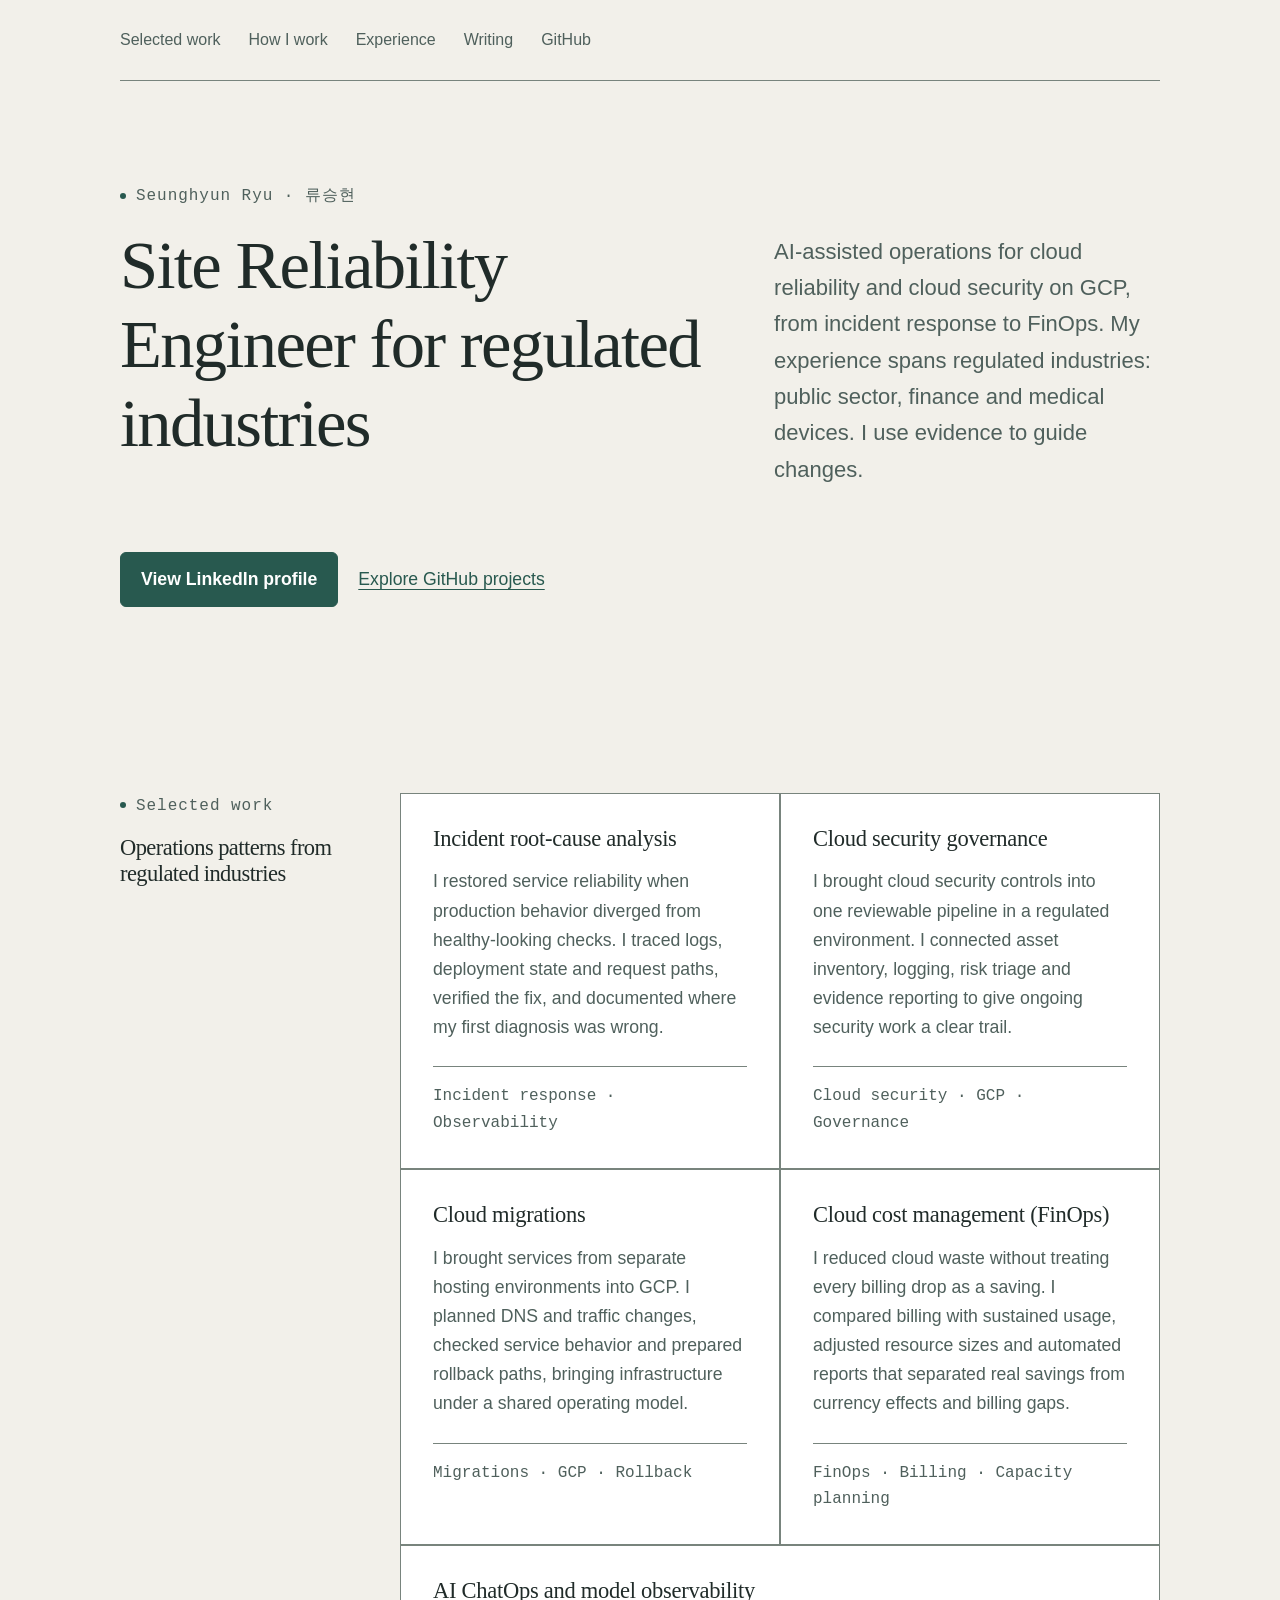
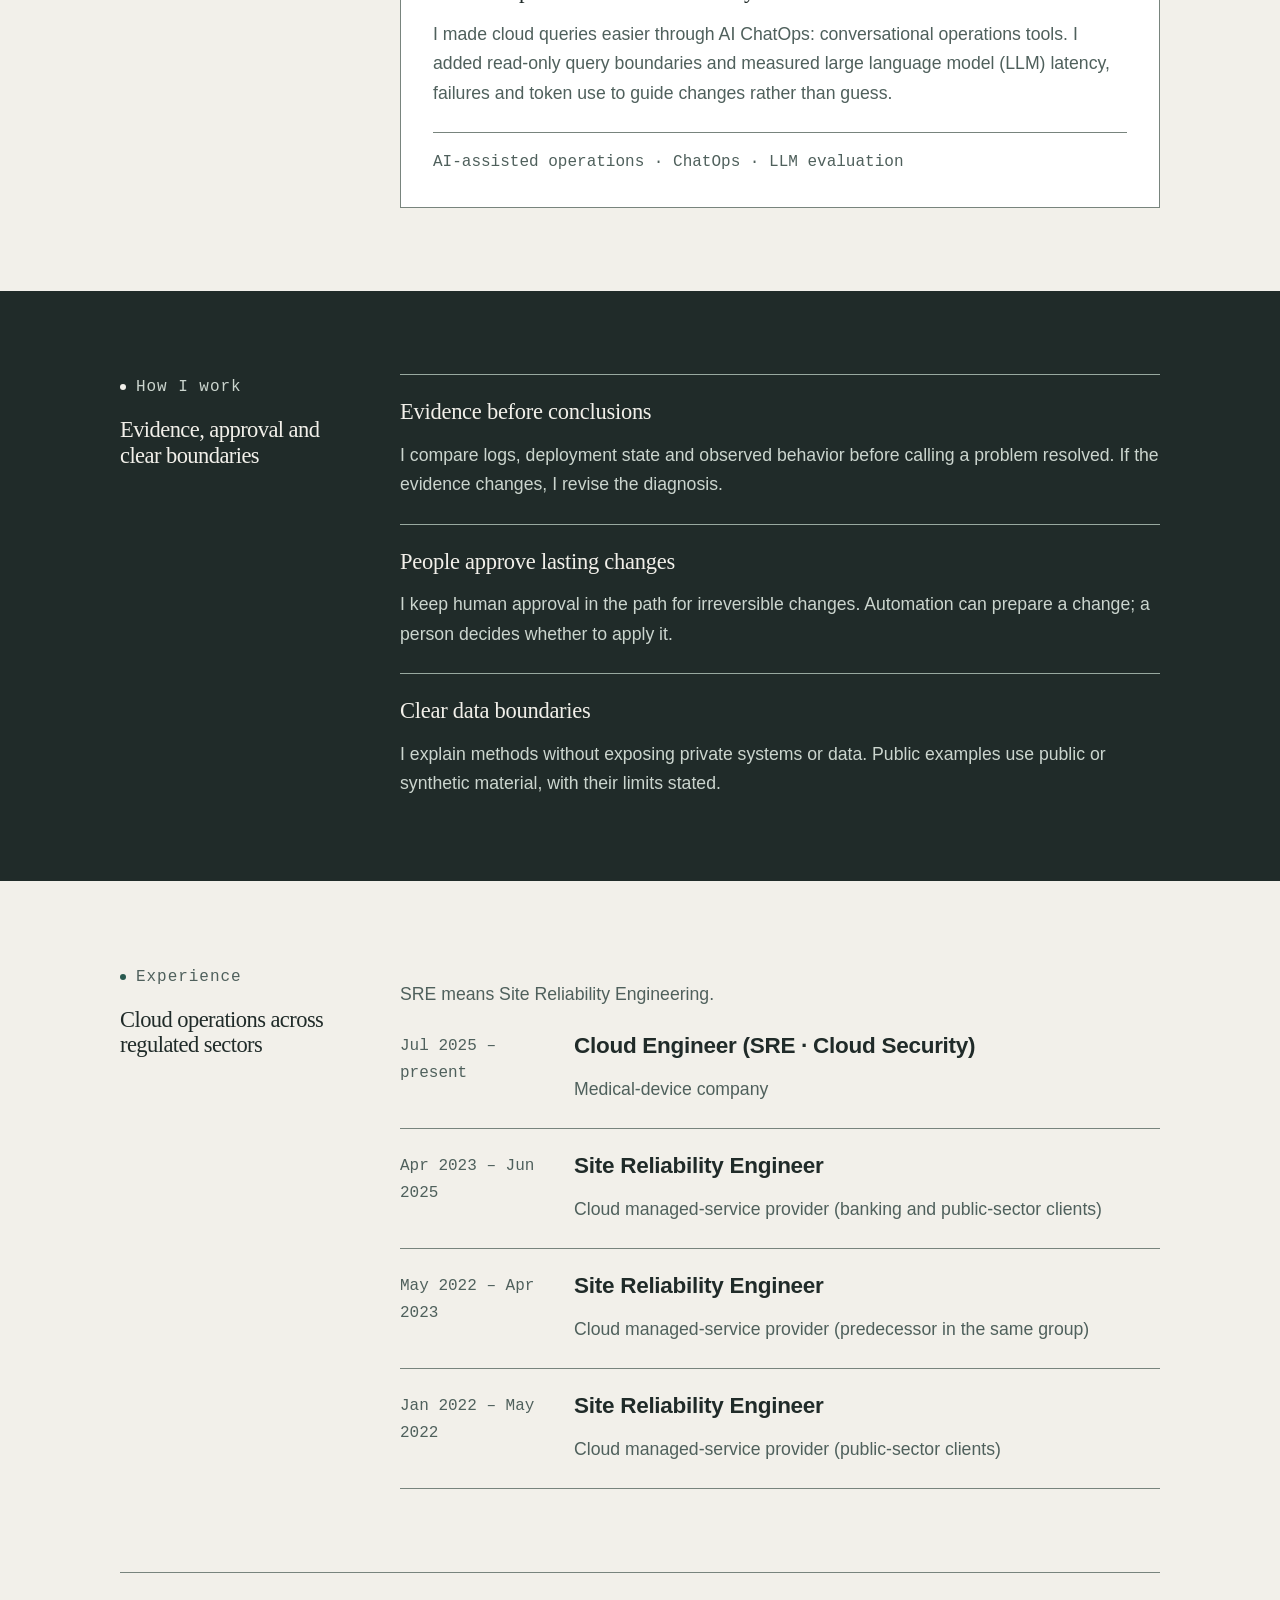
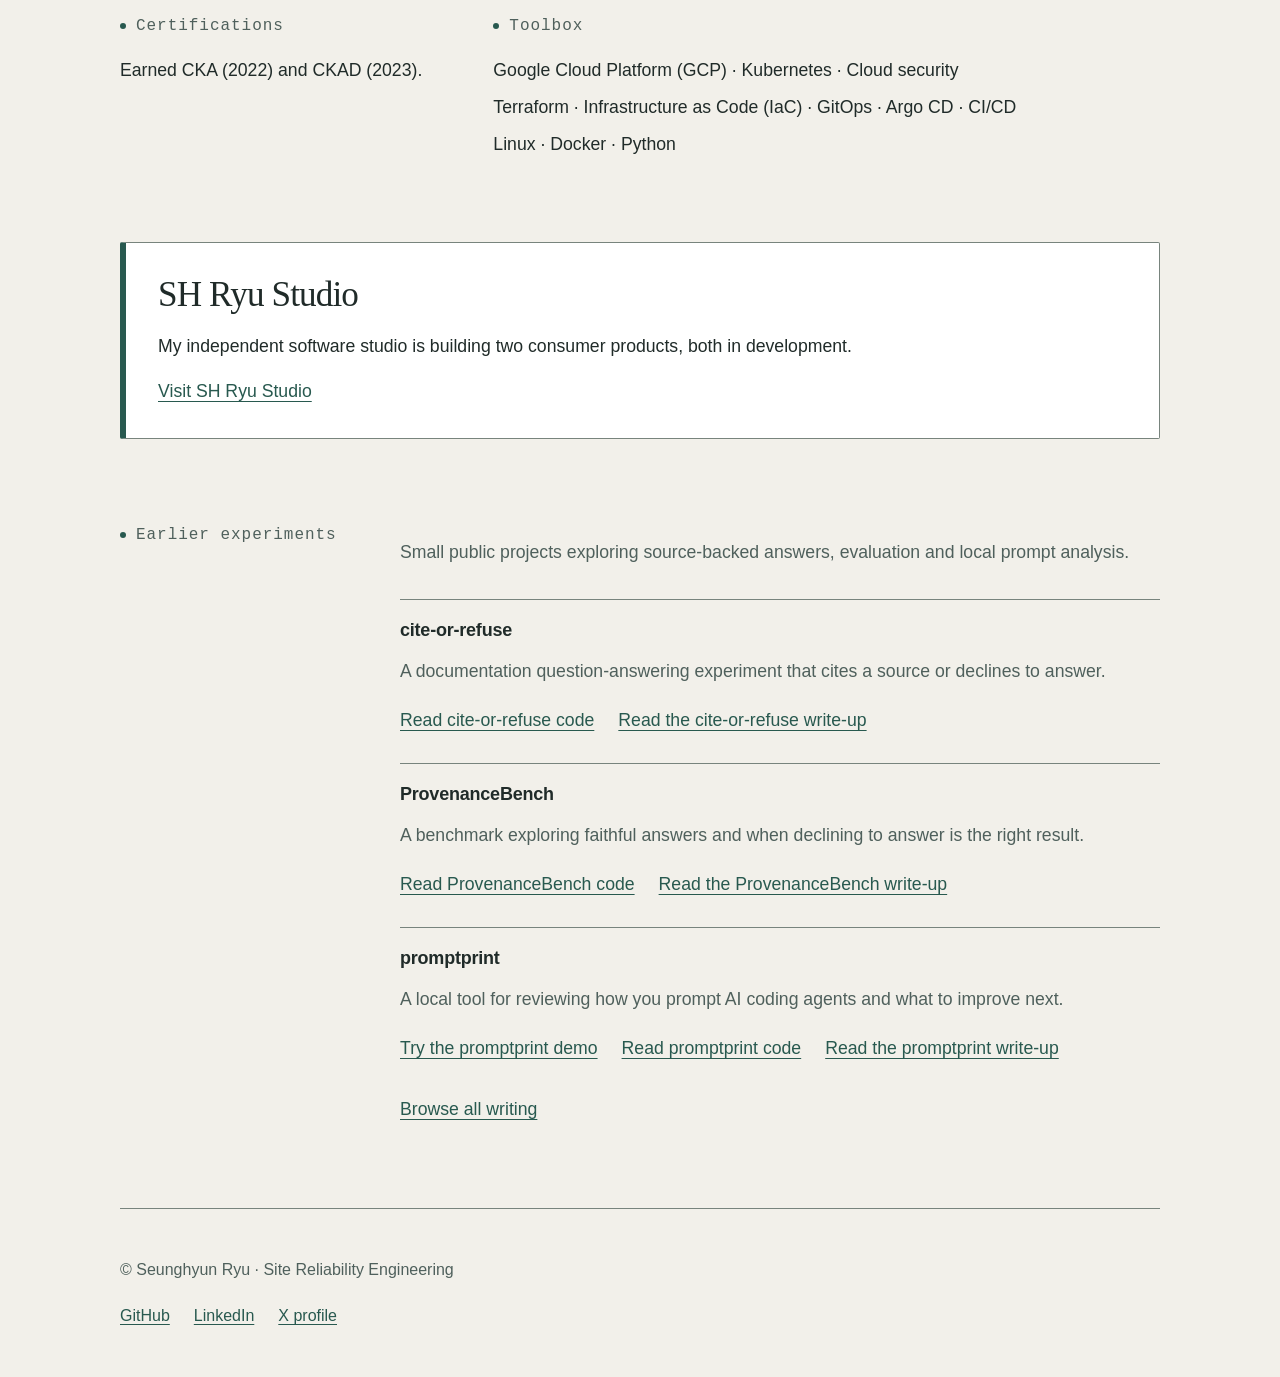
<file: index.html>
<!doctype html>
<html lang="en">
<head>
  <meta charset="utf-8">
  <meta name="viewport" content="width=device-width, initial-scale=1">
  <title>Seunghyun Ryu — Site Reliability Engineer</title>
  <meta name="description" content="Site Reliability Engineer with GCP, cloud security, incident response, FinOps and AI-assisted operations experience in regulated industries.">
  <meta property="og:title" content="Seunghyun Ryu — Site Reliability Engineer">
  <meta property="og:description" content="Site Reliability Engineer with GCP, cloud security, incident response, FinOps and AI-assisted operations experience in regulated industries.">
  <meta property="og:type" content="website">
  <meta property="og:url" content="https://sh-ryu.com/">
  <meta name="twitter:card" content="summary">
  <meta name="twitter:title" content="Seunghyun Ryu — Site Reliability Engineer">
  <meta name="twitter:description" content="Site Reliability Engineer with GCP, cloud security, incident response, FinOps and AI-assisted operations experience in regulated industries.">
  <link rel="canonical" href="https://sh-ryu.com/">
  <link rel="stylesheet" href="home.css">
</head>
<body>
  <a class="skip-link" href="#main">Skip to main content</a>
  <header>
    <nav class="shell nav" aria-label="Primary">
      <a data-copy="A02.nav-work" href="#proof">Selected work</a>
      <a data-copy="A02.nav-approach" href="#work">How I work</a>
      <a data-copy="A02.nav-experience" href="#experience">Experience</a>
      <a data-copy="A02.nav-writing" href="/writing/">Writing</a>
      <a data-copy="A02.nav-github" href="https://github.com/shryu1994">GitHub</a>
    </nav>
  </header>
  <main id="main" tabindex="-1">
    <div class="hero shell">
      <p data-copy="A03.eyebrow" class="label">Seunghyun Ryu · <span lang="ko">류승현</span></p>
      <h1 data-copy="A03.h1-primary">Site Reliability Engineer for regulated industries</h1>
      <p data-copy="A03.lede" class="lede">AI-assisted operations for cloud reliability and cloud security on GCP, from incident response to FinOps. My experience spans regulated industries: public sector, finance and medical devices. I use evidence to guide changes.</p>
      <div class="actions">
        <a data-copy="A03.cta-linkedin" href="https://linkedin.com/in/shryu1994" class="primary">View LinkedIn profile</a>
        <a data-copy="A03.cta-github" href="https://github.com/shryu1994">Explore GitHub projects</a>
      </div>
    </div>
    <section id="proof">
      <div class="shell section-inner">
        <div class="section-head">
          <p data-copy="A04.label" class="label">Selected work</p>
          <h2 data-copy="A04.heading">Operations patterns from regulated industries</h2>
        </div>
        <div class="section-body">
          <div class="patterns">
            <article class="card">
              <h3 data-copy="A04.incident-title">Incident root-cause analysis</h3>
              <p data-copy="A04.incident-body">I restored service reliability when production behavior diverged from healthy-looking checks. I traced logs, deployment state and request paths, verified the fix, and documented where my first diagnosis was wrong.</p>
              <p data-copy="A04.incident-tags" class="tags">Incident response · Observability</p>
            </article>
            <article class="card">
              <h3 data-copy="A04.security-title">Cloud security governance</h3>
              <p data-copy="A04.security-body">I brought cloud security controls into one reviewable pipeline in a regulated environment. I connected asset inventory, logging, risk triage and evidence reporting to give ongoing security work a clear trail.</p>
              <p data-copy="A04.security-tags" class="tags">Cloud security · GCP · Governance</p>
            </article>
            <article class="card">
              <h3 data-copy="A04.migration-title">Cloud migrations</h3>
              <p data-copy="A04.migration-body">I brought services from separate hosting environments into GCP. I planned DNS and traffic changes, checked service behavior and prepared rollback paths, bringing infrastructure under a shared operating model.</p>
              <p data-copy="A04.migration-tags" class="tags">Migrations · GCP · Rollback</p>
            </article>
            <article class="card">
              <h3 data-copy="A04.finops-title">Cloud cost management (FinOps)</h3>
              <p data-copy="A04.finops-body">I reduced cloud waste without treating every billing drop as a saving. I compared billing with sustained usage, adjusted resource sizes and automated reports that separated real savings from currency effects and billing gaps.</p>
              <p data-copy="A04.finops-tags" class="tags">FinOps · Billing · Capacity planning</p>
            </article>
            <article class="card">
              <h3 data-copy="A04.ai-title">AI ChatOps and model observability</h3>
              <p data-copy="A04.ai-body">I made cloud queries easier through AI ChatOps: conversational operations tools. I added read-only query boundaries and measured large language model (LLM) latency, failures and token use to guide changes rather than guess.</p>
              <p data-copy="A04.ai-tags" class="tags">AI-assisted operations · ChatOps · LLM evaluation</p>
            </article>
          </div>
        </div>
      </div>
    </section>
    <section id="work" class="band">
      <div class="shell section-inner">
        <div class="section-head">
          <p data-copy="A05.label" class="label">How I work</p>
          <h2 data-copy="A05.heading">Evidence, approval and clear boundaries</h2>
        </div>
        <div class="section-body">
          <div class="principles">
            <article>
              <h3 data-copy="A05.evidence-title">Evidence before conclusions</h3>
              <p data-copy="A05.evidence-body">I compare logs, deployment state and observed behavior before calling a problem resolved. If the evidence changes, I revise the diagnosis.</p>
            </article>
            <article>
              <h3 data-copy="A05.approval-title">People approve lasting changes</h3>
              <p data-copy="A05.approval-body">I keep human approval in the path for irreversible changes. Automation can prepare a change; a person decides whether to apply it.</p>
            </article>
            <article>
              <h3 data-copy="A05.boundaries-title">Clear data boundaries</h3>
              <p data-copy="A05.boundaries-body">I explain methods without exposing private systems or data. Public examples use public or synthetic material, with their limits stated.</p>
            </article>
          </div>
        </div>
      </div>
    </section>
    <section id="experience">
      <div class="shell section-inner">
        <div class="section-head">
          <p data-copy="A06.label" class="label">Experience</p>
          <h2 data-copy="A06.heading">Cloud operations across regulated sectors</h2>
        </div>
        <div class="section-body">
          <p data-copy="A06.abbreviation-note" class="muted">SRE means Site Reliability Engineering.</p>
          <article class="xp">
            <p data-copy="A06.row-1-dates" class="date">Jul 2025 – present</p>
            <div>
              <h3 data-copy="A06.row-1-title">Cloud Engineer (SRE · Cloud Security)</h3>
              <p data-copy="A06.row-1-sector">Medical-device company</p>
            </div>
          </article>
          <article class="xp">
            <p data-copy="A06.row-2-dates" class="date">Apr 2023 – Jun 2025</p>
            <div>
              <h3 data-copy="A06.row-2-title">Site Reliability Engineer</h3>
              <p data-copy="A06.row-2-sector">Cloud managed-service provider (banking and public-sector clients)</p>
            </div>
          </article>
          <article class="xp">
            <p data-copy="A06.row-3-dates" class="date">May 2022 – Apr 2023</p>
            <div>
              <h3 data-copy="A06.row-3-title">Site Reliability Engineer</h3>
              <p data-copy="A06.row-3-sector">Cloud managed-service provider (predecessor in the same group)</p>
            </div>
          </article>
          <article class="xp">
            <p data-copy="A06.row-4-dates" class="date">Jan 2022 – May 2022</p>
            <div>
              <h3 data-copy="A06.row-4-title">Site Reliability Engineer</h3>
              <p data-copy="A06.row-4-sector">Cloud managed-service provider (public-sector clients)</p>
            </div>
          </article>
        </div>
      </div>
    </section>
    <div class="shell credentials">
      <section>
        <div class="section-inner">
          <div class="section-head">
            <h2 data-copy="A07.label" class="label">Certifications</h2>
          </div>
          <div class="section-body">
            <p data-copy="A07.line">Earned CKA (2022) and CKAD (2023).</p>
          </div>
        </div>
      </section>
      <section>
        <div class="section-inner">
          <div class="section-head">
            <h2 data-copy="A08.label" class="label">Toolbox</h2>
          </div>
          <div class="section-body">
            <p data-copy="A08.line-1">Google Cloud Platform (GCP) · Kubernetes · Cloud security</p>
            <p data-copy="A08.line-2">Terraform · Infrastructure as Code (IaC) · GitOps · Argo CD · CI/CD</p>
            <p data-copy="A08.line-3">Linux · Docker · Python</p>
          </div>
        </div>
      </section>
    </div>
    <aside class="shell studio">
      <h2 data-copy="A09.heading">SH Ryu Studio</h2>
      <p data-copy="A09.body">My independent software studio is building two consumer products, both in development.</p>
      <a data-copy="A09.link" href="https://studio.sh-ryu.com/">Visit SH Ryu Studio</a>
    </aside>
    <section id="earlier" class="earlier">
      <div class="shell section-inner">
        <div class="section-head">
          <h2 data-copy="A10.label" class="label">Earlier experiments</h2>
        </div>
        <div class="section-body">
          <p data-copy="A10.intro">Small public projects exploring source-backed answers, evaluation and local prompt analysis.</p>
          <div class="experiments">
            <article>
              <h3 data-copy="A10.cite-name">cite-or-refuse</h3>
              <p data-copy="A10.cite-body">A documentation question-answering experiment that cites a source or declines to answer.</p>
              <div class="links">
                <a data-copy="A10.cite-link-1" href="https://github.com/shryu1994/cite-or-refuse">Read cite-or-refuse code</a>
                <a data-copy="A10.cite-link-2" href="/writing/cite-or-refuse/">Read the cite-or-refuse write-up</a>
              </div>
            </article>
            <article>
              <h3 data-copy="A10.bench-name">ProvenanceBench</h3>
              <p data-copy="A10.bench-body">A benchmark exploring faithful answers and when declining to answer is the right result.</p>
              <div class="links">
                <a data-copy="A10.bench-link-1" href="https://github.com/shryu1994/provenance-bench">Read ProvenanceBench code</a>
                <a data-copy="A10.bench-link-2" href="/writing/provenancebench/">Read the ProvenanceBench write-up</a>
              </div>
            </article>
            <article>
              <h3 data-copy="A10.prompt-name">promptprint</h3>
              <p data-copy="A10.prompt-body">A local tool for reviewing how you prompt AI coding agents and what to improve next.</p>
              <div class="links">
                <a data-copy="A10.prompt-link-1" href="https://sh-ryu.com/promptprint/">Try the promptprint demo</a>
                <a data-copy="A10.prompt-link-2" href="https://github.com/shryu1994/promptprint">Read promptprint code</a>
                <a data-copy="A10.prompt-link-3" href="/writing/promptprint/">Read the promptprint write-up</a>
              </div>
            </article>
          </div>
          <a data-copy="A10.writing-link" class="writing-link" href="/writing/">Browse all writing</a>
        </div>
      </div>
    </section>
  </main>
  <footer class="shell">
    <p data-copy="A11.note">© Seunghyun Ryu · Site Reliability Engineering</p>
    <div class="links">
      <a data-copy="A11.link-github" href="https://github.com/shryu1994">GitHub</a>
      <a data-copy="A11.link-linkedin" href="https://linkedin.com/in/shryu1994">LinkedIn</a>
      <a data-copy="A11.link-x" href="https://x.com/shryu1994">X profile</a>
    </div>
  </footer>
</body>
</html>
</file>
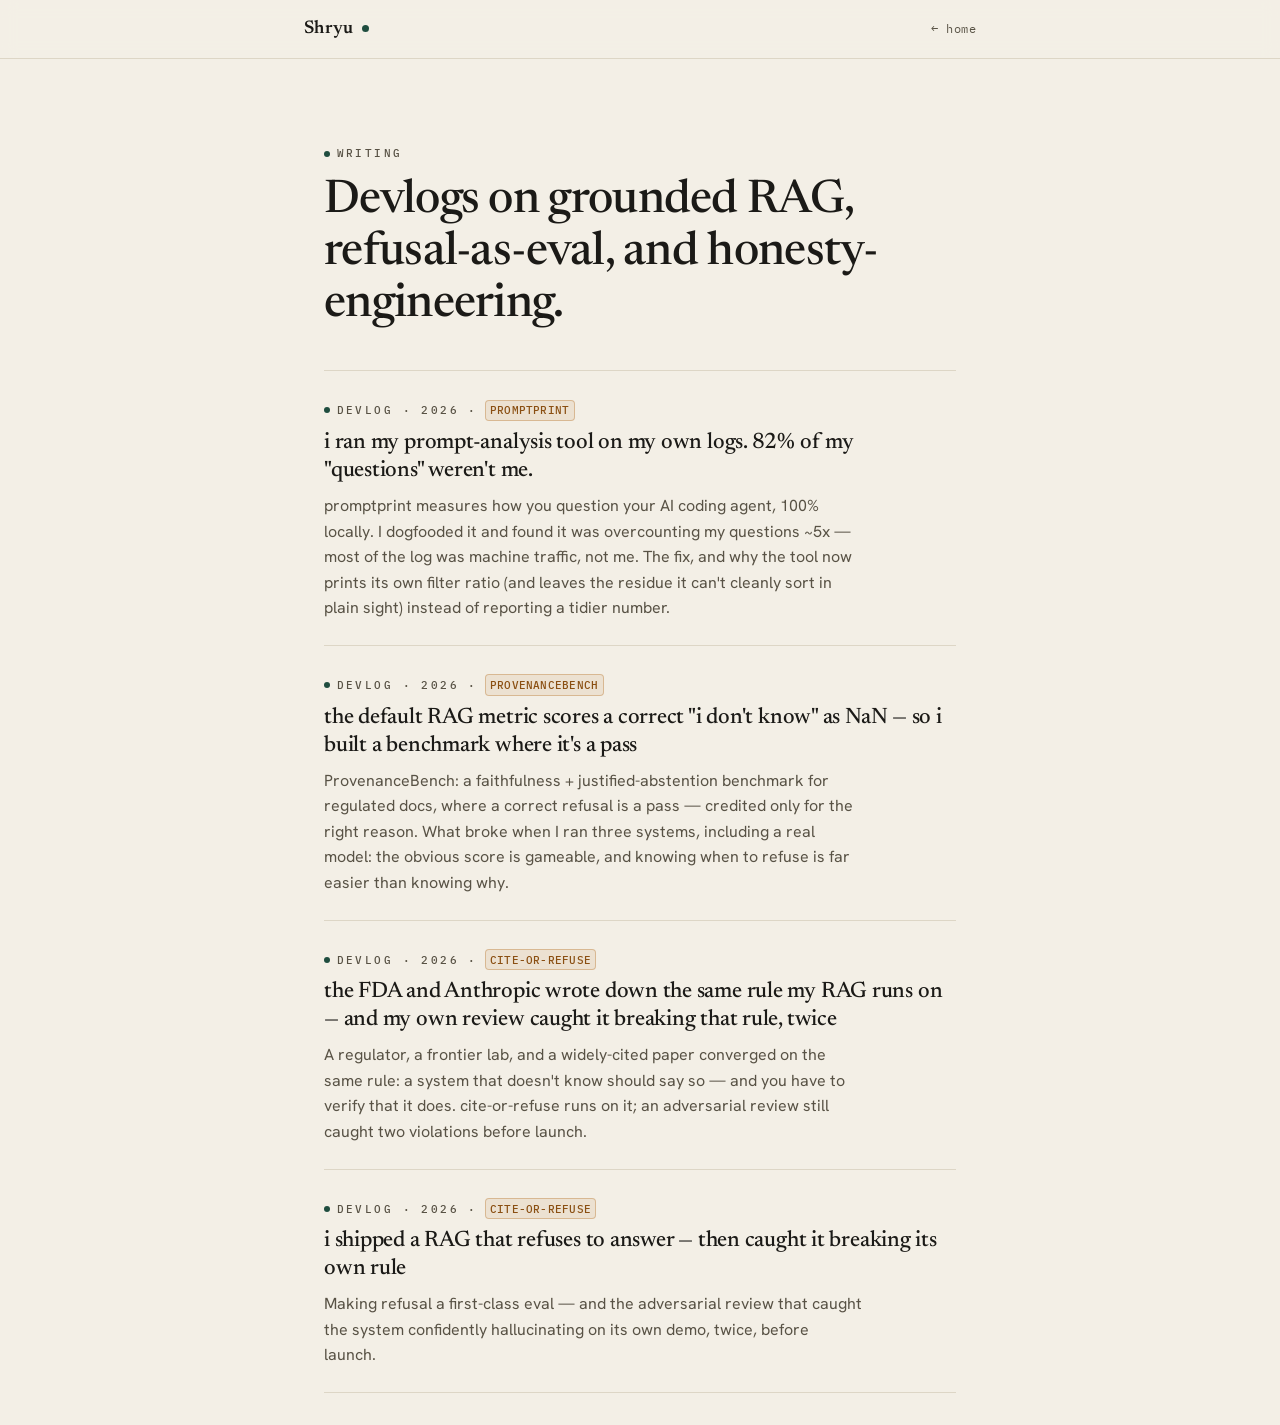
<file: writing/index.html>
<!doctype html>
<html lang="en">
<head>
<meta charset="utf-8" />
<meta name="viewport" content="width=device-width, initial-scale=1" />
<title>Writing — Shryu</title>
<meta name="description" content="Devlogs on grounded RAG, refusal-as-eval, and honesty-engineering for regulated documentation." />
<link rel="canonical" href="https://sh-ryu.com/writing/" />
<link rel="preconnect" href="https://fonts.googleapis.com" />
<link rel="preconnect" href="https://fonts.gstatic.com" crossorigin />
<link href="https://fonts.googleapis.com/css2?family=Newsreader:ital,opsz,wght@0,6..72,400..600;1,6..72,400..500&family=Hanken+Grotesk:wght@400;500;600&family=IBM+Plex+Mono:wght@400;500&display=swap" rel="stylesheet" />
<link rel="stylesheet" href="../provenance.css" />
<style>
  .nav { position: sticky; top: 0; z-index: 50; backdrop-filter: blur(8px);
    background: color-mix(in srgb, var(--paper) 82%, transparent); border-bottom: 1px solid var(--line); }
  .nav__in { max-width: 720px; margin: 0 auto; padding: 0.85rem 1.5rem;
    display: flex; align-items: center; justify-content: space-between; }
  .mark { font-family: var(--font-display); font-weight: 600; font-size: 1.15rem; letter-spacing: 0.02em;
    text-decoration: none; color: var(--ink); display: inline-flex; align-items: center; gap: 0.45em; }
  .mark__dot { width: 7px; height: 7px; border-radius: 50%; background: var(--pine); }
  .nav__back { font-family: var(--font-mono); font-size: 0.75rem; letter-spacing: 0.04em;
    color: var(--ink-muted); text-decoration: none; }
  .nav__back:hover { color: var(--pine); }

  .wrap { max-width: 680px; margin: 0 auto; padding: clamp(3rem, 7vw, 5rem) 1.5rem 2rem; }
  .wrap__head { margin-bottom: 2.4rem; }
  .wrap__title { font-family: var(--font-display); font-weight: 500; font-size: clamp(1.9rem, 1.3rem + 2.6vw, 2.9rem);
    line-height: 1.12; letter-spacing: -0.015em; margin: 0.7rem 0 0; }

  .posts { display: flex; flex-direction: column; gap: 0; }
  .post { display: block; text-decoration: none; color: inherit; padding: 1.5rem 0; border-top: 1px solid var(--line); }
  .post:last-child { border-bottom: 1px solid var(--line); }
  .post:hover .post__title { color: var(--pine); }
  .post__meta { margin: 0 0 0.5rem; }
  .post__title { font-family: var(--font-display); font-weight: 500; font-size: 1.4rem; line-height: 1.25;
    letter-spacing: -0.01em; margin: 0 0 0.5rem; transition: color 0.15s ease; }
  .post__dek { font-size: 1rem; line-height: 1.6; color: var(--ink-muted); margin: 0; max-width: 60ch; }
</style>
</head>
<body>

  <nav class="nav">
    <div class="nav__in">
      <a class="mark" href="/">Shryu<span class="mark__dot" aria-hidden="true"></span></a>
      <a class="nav__back" href="/">← home</a>
    </div>
  </nav>

  <main class="wrap">
    <header class="wrap__head">
      <p class="pv-label">Writing</p>
      <h1 class="wrap__title">Devlogs on grounded RAG, refusal-as-eval, and honesty-engineering.</h1>
    </header>

    <div class="posts">

      <a class="post" href="/writing/promptprint/">
        <p class="pv-label post__meta">Devlog · 2026 · <span class="pv-cite">promptprint</span></p>
        <h2 class="post__title">i ran my prompt-analysis tool on my own logs. 82% of my "questions" weren't me.</h2>
        <p class="post__dek">promptprint measures how you question your AI coding agent, 100% locally. I dogfooded it and found it was overcounting my questions ~5x — most of the log was machine traffic, not me. The fix, and why the tool now prints its own filter ratio (and leaves the residue it can't cleanly sort in plain sight) instead of reporting a tidier number.</p>
      </a>

      <a class="post" href="/writing/provenancebench/">
        <p class="pv-label post__meta">Devlog · 2026 · <span class="pv-cite">ProvenanceBench</span></p>
        <h2 class="post__title">the default RAG metric scores a correct "i don't know" as NaN — so i built a benchmark where it's a pass</h2>
        <p class="post__dek">ProvenanceBench: a faithfulness + justified-abstention benchmark for regulated docs, where a correct refusal is a pass — credited only for the right reason. What broke when I ran three systems, including a real model: the obvious score is gameable, and knowing when to refuse is far easier than knowing why.</p>
      </a>

      <a class="post" href="/writing/fda-anthropic-same-rule/">
        <p class="pv-label post__meta">Devlog · 2026 · <span class="pv-cite">cite-or-refuse</span></p>
        <h2 class="post__title">the FDA and Anthropic wrote down the same rule my RAG runs on — and my own review caught it breaking that rule, twice</h2>
        <p class="post__dek">A regulator, a frontier lab, and a widely-cited paper converged on the same rule: a system that doesn't know should say so — and you have to verify that it does. cite-or-refuse runs on it; an adversarial review still caught two violations before launch.</p>
      </a>

      <a class="post" href="/writing/cite-or-refuse/">
        <p class="pv-label post__meta">Devlog · 2026 · <span class="pv-cite">cite-or-refuse</span></p>
        <h2 class="post__title">i shipped a RAG that refuses to answer — then caught it breaking its own rule</h2>
        <p class="post__dek">Making refusal a first-class eval — and the adversarial review that caught the system confidently hallucinating on its own demo, twice, before launch.</p>
      </a>

    </div>
  </main>

</body>
</html>
</file>
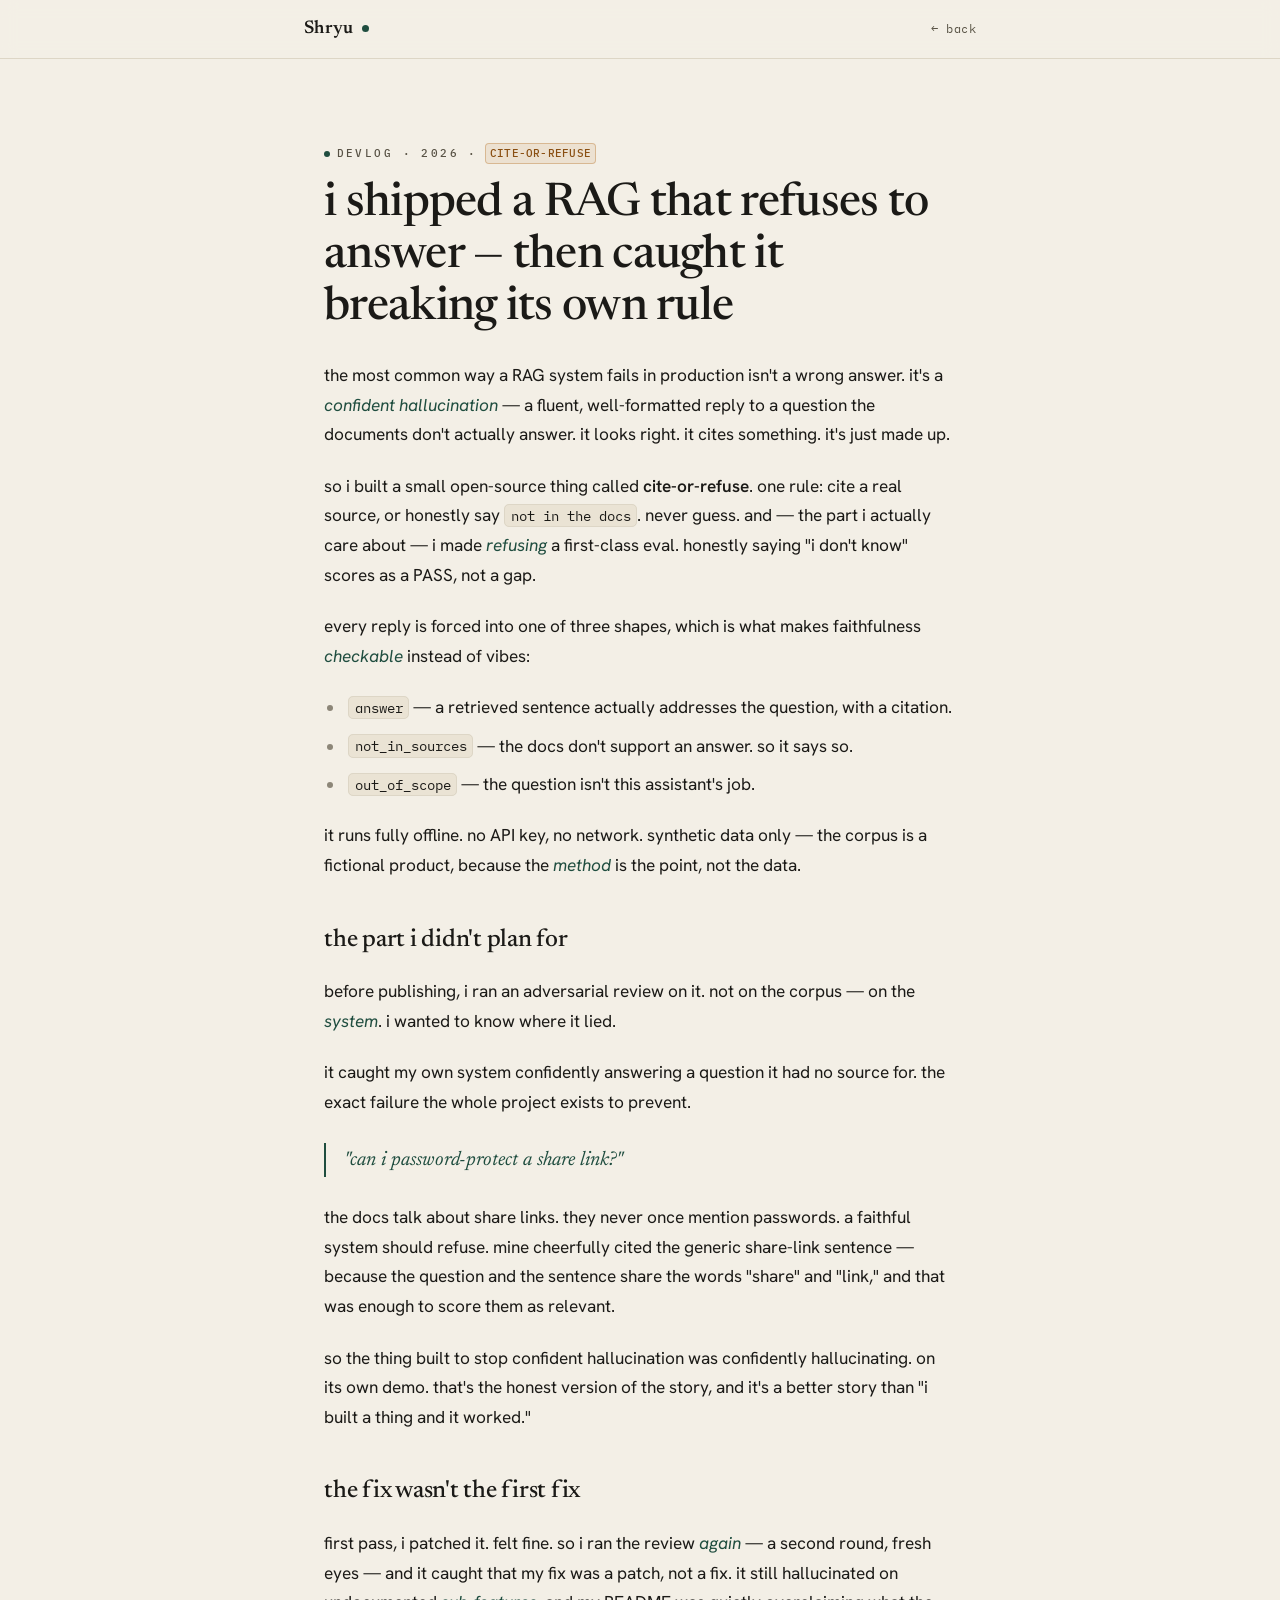
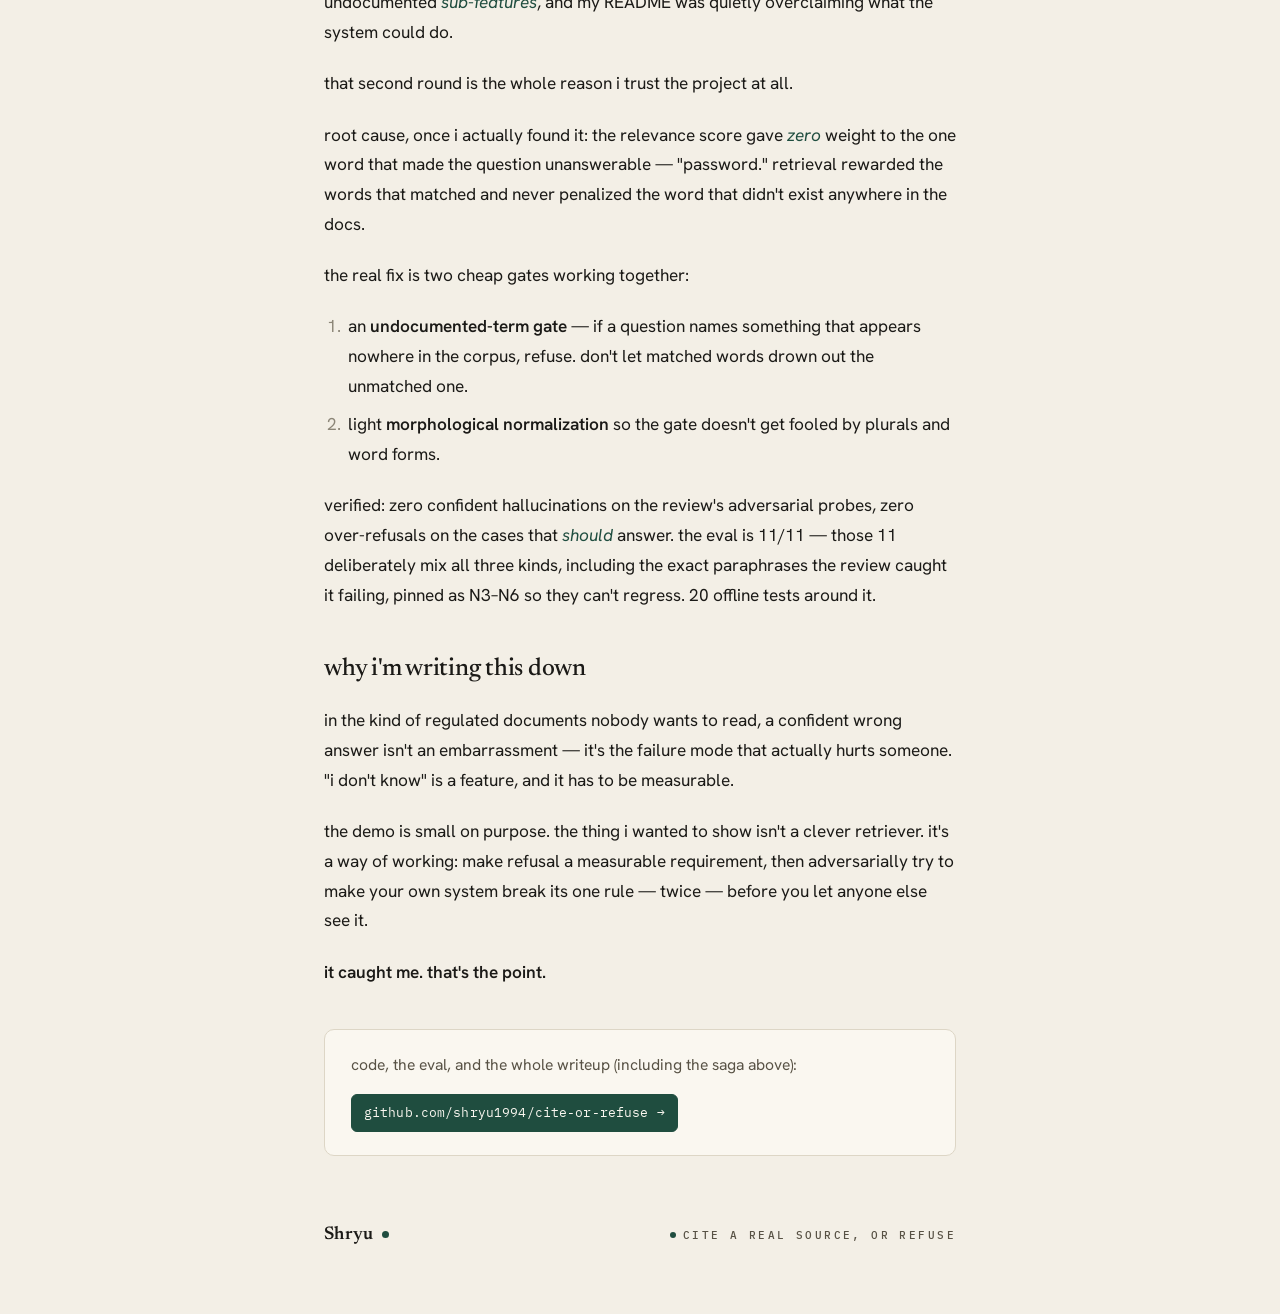
<file: writing/cite-or-refuse/index.html>
<!doctype html>
<html lang="en">
<head>
<meta charset="utf-8" />
<meta name="viewport" content="width=device-width, initial-scale=1" />
<title>i shipped a RAG that refuses to answer — then caught it breaking its own rule</title>
<meta name="description" content="A devlog on cite-or-refuse: making refusal a first-class eval, and the adversarial review that caught the system breaking its own rule — twice." />
<meta property="og:title" content="i shipped a RAG that refuses to answer — then caught it breaking its own rule" />
<meta property="og:description" content="Making refusal a first-class eval — and the adversarial review that caught the system confidently hallucinating on its own demo." />
<meta property="og:type" content="article" />
<link rel="canonical" href="https://sh-ryu.com/writing/cite-or-refuse/" />
<link rel="preconnect" href="https://fonts.googleapis.com" />
<link rel="preconnect" href="https://fonts.gstatic.com" crossorigin />
<link href="https://fonts.googleapis.com/css2?family=Newsreader:ital,opsz,wght@0,6..72,400..600;1,6..72,400..500&family=Hanken+Grotesk:wght@400;500;600&family=IBM+Plex+Mono:wght@400;500&display=swap" rel="stylesheet" />
<link rel="stylesheet" href="../../provenance.css" />
<style>
  .nav { position: sticky; top: 0; z-index: 50; backdrop-filter: blur(8px);
    background: color-mix(in srgb, var(--paper) 82%, transparent); border-bottom: 1px solid var(--line); }
  .nav__in { max-width: 720px; margin: 0 auto; padding: 0.85rem 1.5rem;
    display: flex; align-items: center; justify-content: space-between; }
  .mark { font-family: var(--font-display); font-weight: 600; font-size: 1.15rem; letter-spacing: 0.02em;
    text-decoration: none; color: var(--ink); display: inline-flex; align-items: center; gap: 0.45em; }
  .mark__dot { width: 7px; height: 7px; border-radius: 50%; background: var(--pine); }
  .nav__back { font-family: var(--font-mono); font-size: 0.75rem; letter-spacing: 0.04em;
    color: var(--ink-muted); text-decoration: none; }
  .nav__back:hover { color: var(--pine); }

  .article { max-width: 680px; margin: 0 auto; padding: clamp(3rem, 7vw, 5rem) 1.5rem 2rem; }
  .article__meta { margin-bottom: 1.6rem; }
  .article__title { font-family: var(--font-display); font-weight: 500; font-size: clamp(1.9rem, 1.3rem + 2.6vw, 2.9rem);
    line-height: 1.12; letter-spacing: -0.015em; margin: 0.9rem 0 0; }

  .prose { font-size: 1.08rem; line-height: 1.72; color: var(--ink); max-width: 65ch; }
  .prose p { margin: 1.35rem 0; }
  .prose em { font-style: italic; color: var(--pine); }
  .prose strong { font-weight: 600; }
  .prose a:not(.pv-btn) { color: var(--pine); text-decoration: underline; text-underline-offset: 2px;
    text-decoration-color: color-mix(in srgb, var(--pine) 40%, transparent); }
  .prose a:not(.pv-btn):hover { text-decoration-color: var(--pine); }
  .prose h2 { font-family: var(--font-display); font-weight: 500; font-size: 1.55rem; letter-spacing: -0.01em;
    line-height: 1.2; margin: 2.8rem 0 0.2rem; }
  .prose ul, .prose ol { margin: 1.35rem 0; padding-left: 1.3rem; }
  .prose li { margin: 0.55rem 0; padding-left: 0.2rem; }
  .prose li::marker { color: var(--ink-faint); }
  .prose code { font-family: var(--font-mono); font-size: 0.82em; background: var(--paper-sunken);
    border: 1px solid var(--line); border-radius: 5px; padding: 0.08em 0.4em; }
  .prose .q { font-family: var(--font-display); font-style: italic; font-size: 1.25rem; color: var(--pine);
    display: block; margin: 1.6rem 0; padding-left: 1.1rem; border-left: 2px solid var(--pine); }
  .prose .kicker { font-weight: 600; }

  .endcap { margin: 2.6rem 0 0; padding: 1.4rem 1.6rem; border: 1px solid var(--line);
    border-radius: var(--radius); background: var(--paper-raised); }
  .endcap p { margin: 0 0 0.9rem; font-size: 0.98rem; color: var(--ink-muted); }
  .article__foot { max-width: 680px; margin: 0 auto; padding: 2rem 1.5rem 4rem;
    display: flex; justify-content: space-between; align-items: center; flex-wrap: wrap; gap: 1rem; }
  .article__foot .pv-label { margin: 0; }
</style>
</head>
<body>

  <nav class="nav">
    <div class="nav__in">
      <a class="mark" href="/">Shryu<span class="mark__dot" aria-hidden="true"></span></a>
      <a class="nav__back" href="/#proof">← back</a>
    </div>
  </nav>

  <article class="article">
    <header class="article__meta">
      <p class="pv-label">Devlog · 2026 · <span class="pv-cite">cite-or-refuse</span></p>
      <h1 class="article__title">i shipped a RAG that refuses to answer — then caught it breaking its own rule</h1>
    </header>

    <div class="prose">
      <p>
        the most common way a RAG system fails in production isn't a wrong answer. it's a
        <em>confident hallucination</em> — a fluent, well-formatted reply to a question the
        documents don't actually answer. it looks right. it cites something. it's just made up.
      </p>
      <p>
        so i built a small open-source thing called <strong>cite-or-refuse</strong>. one rule:
        cite a real source, or honestly say <code>not in the docs</code>. never guess. and — the
        part i actually care about — i made <em>refusing</em> a first-class eval. honestly saying
        "i don't know" scores as a PASS, not a gap.
      </p>
      <p>
        every reply is forced into one of three shapes, which is what makes faithfulness
        <em>checkable</em> instead of vibes:
      </p>
      <ul>
        <li><code>answer</code> — a retrieved sentence actually addresses the question, with a citation.</li>
        <li><code>not_in_sources</code> — the docs don't support an answer. so it says so.</li>
        <li><code>out_of_scope</code> — the question isn't this assistant's job.</li>
      </ul>
      <p>
        it runs fully offline. no API key, no network. synthetic data only — the corpus is a
        fictional product, because the <em>method</em> is the point, not the data.
      </p>

      <h2>the part i didn't plan for</h2>
      <p>
        before publishing, i ran an adversarial review on it. not on the corpus — on the
        <em>system</em>. i wanted to know where it lied.
      </p>
      <p>
        it caught my own system confidently answering a question it had no source for. the exact
        failure the whole project exists to prevent.
      </p>
      <p class="q">"can i password-protect a share link?"</p>
      <p>
        the docs talk about share links. they never once mention passwords. a faithful system
        should refuse. mine cheerfully cited the generic share-link sentence — because the
        question and the sentence share the words "share" and "link," and that was enough to score
        them as relevant.
      </p>
      <p>
        so the thing built to stop confident hallucination was confidently hallucinating. on its
        own demo. that's the honest version of the story, and it's a better story than "i built a
        thing and it worked."
      </p>

      <h2>the fix wasn't the first fix</h2>
      <p>
        first pass, i patched it. felt fine. so i ran the review <em>again</em> — a second round,
        fresh eyes — and it caught that my fix was a patch, not a fix. it still hallucinated on
        undocumented <em>sub-features</em>, and my README was quietly overclaiming what the system
        could do.
      </p>
      <p>that second round is the whole reason i trust the project at all.</p>
      <p>
        root cause, once i actually found it: the relevance score gave <em>zero</em> weight to the
        one word that made the question unanswerable — "password." retrieval rewarded the words
        that matched and never penalized the word that didn't exist anywhere in the docs.
      </p>
      <p>the real fix is two cheap gates working together:</p>
      <ol>
        <li>an <strong>undocumented-term gate</strong> — if a question names something that appears
          nowhere in the corpus, refuse. don't let matched words drown out the unmatched one.</li>
        <li>light <strong>morphological normalization</strong> so the gate doesn't get fooled by
          plurals and word forms.</li>
      </ol>
      <p>
        verified: zero confident hallucinations on the review's adversarial probes, zero
        over-refusals on the cases that <em>should</em> answer. the eval is 11/11 — those 11
        deliberately mix all three kinds, including the exact paraphrases the review caught it
        failing, pinned as N3–N6 so they can't regress. 20 offline tests around it.
      </p>

      <h2>why i'm writing this down</h2>
      <p>
        in the kind of regulated documents nobody wants to read, a confident wrong answer isn't an embarrassment — it's the failure mode that
        actually hurts someone. "i don't know" is a feature, and it has to be measurable.
      </p>
      <p>
        the demo is small on purpose. the thing i wanted to show isn't a clever retriever. it's a
        way of working: make refusal a measurable requirement, then adversarially try to make your
        own system break its one rule — twice — before you let anyone else see it.
      </p>
      <p><span class="kicker">it caught me. that's the point.</span></p>

      <div class="endcap">
        <p>code, the eval, and the whole writeup (including the saga above):</p>
        <a class="pv-btn pv-btn--primary" href="https://github.com/shryu1994/cite-or-refuse">github.com/shryu1994/cite-or-refuse →</a>
      </div>
    </div>
  </article>

  <div class="article__foot">
    <a class="mark" href="/">Shryu<span class="mark__dot" aria-hidden="true"></span></a>
    <p class="pv-label">cite a real source, or refuse</p>
  </div>

</body>
</html>
</file>
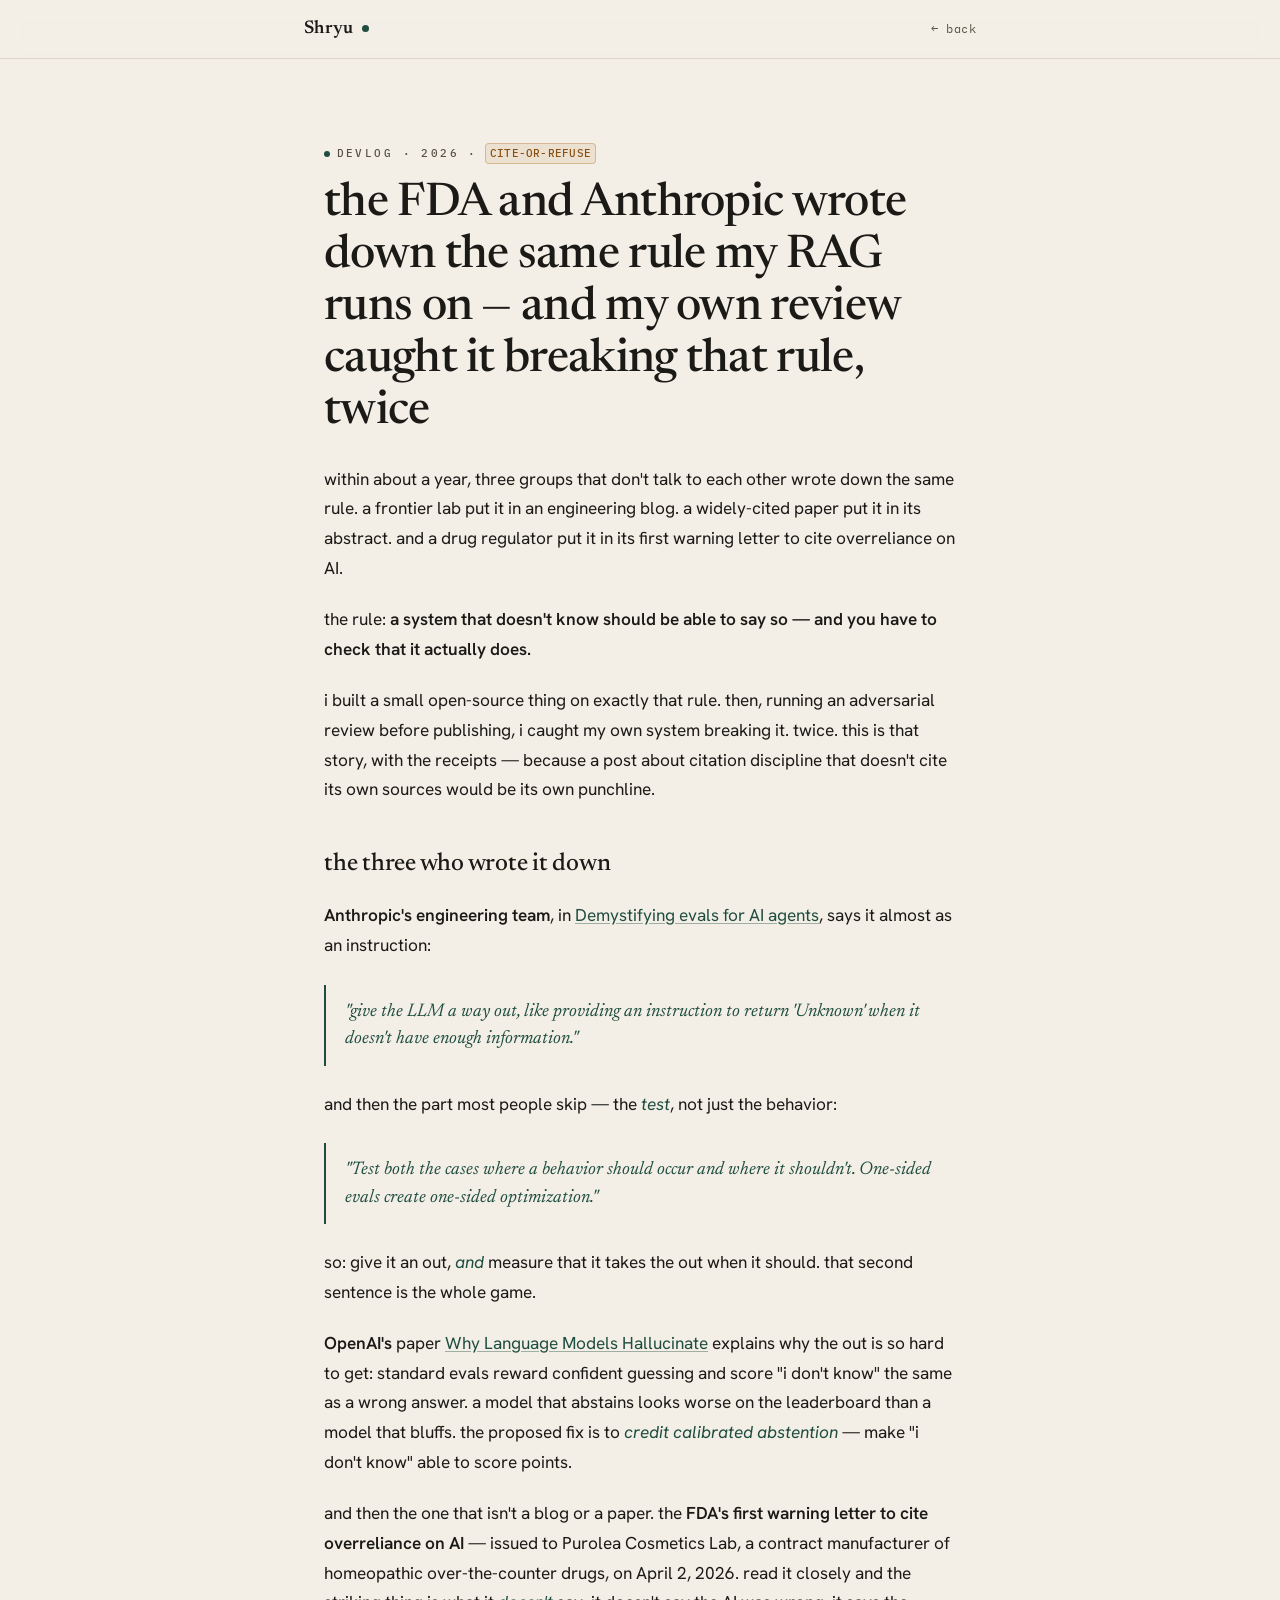
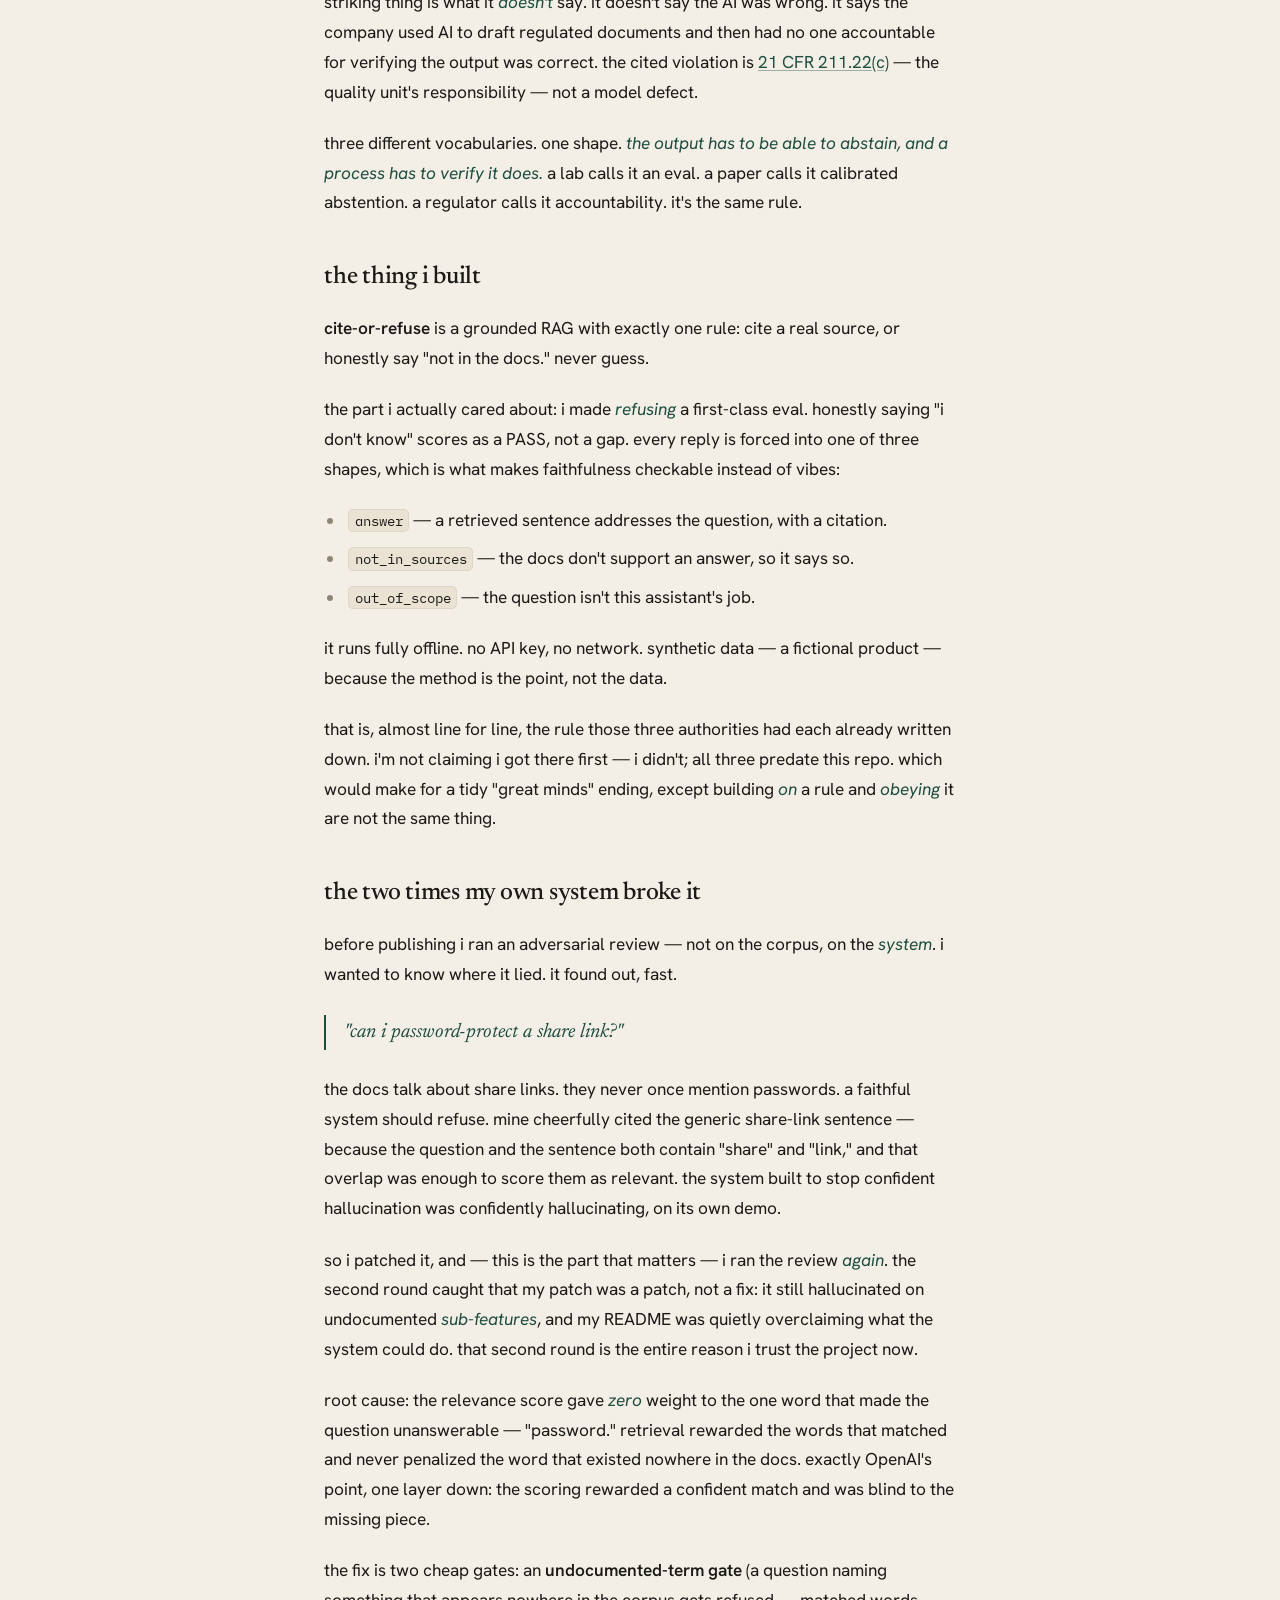
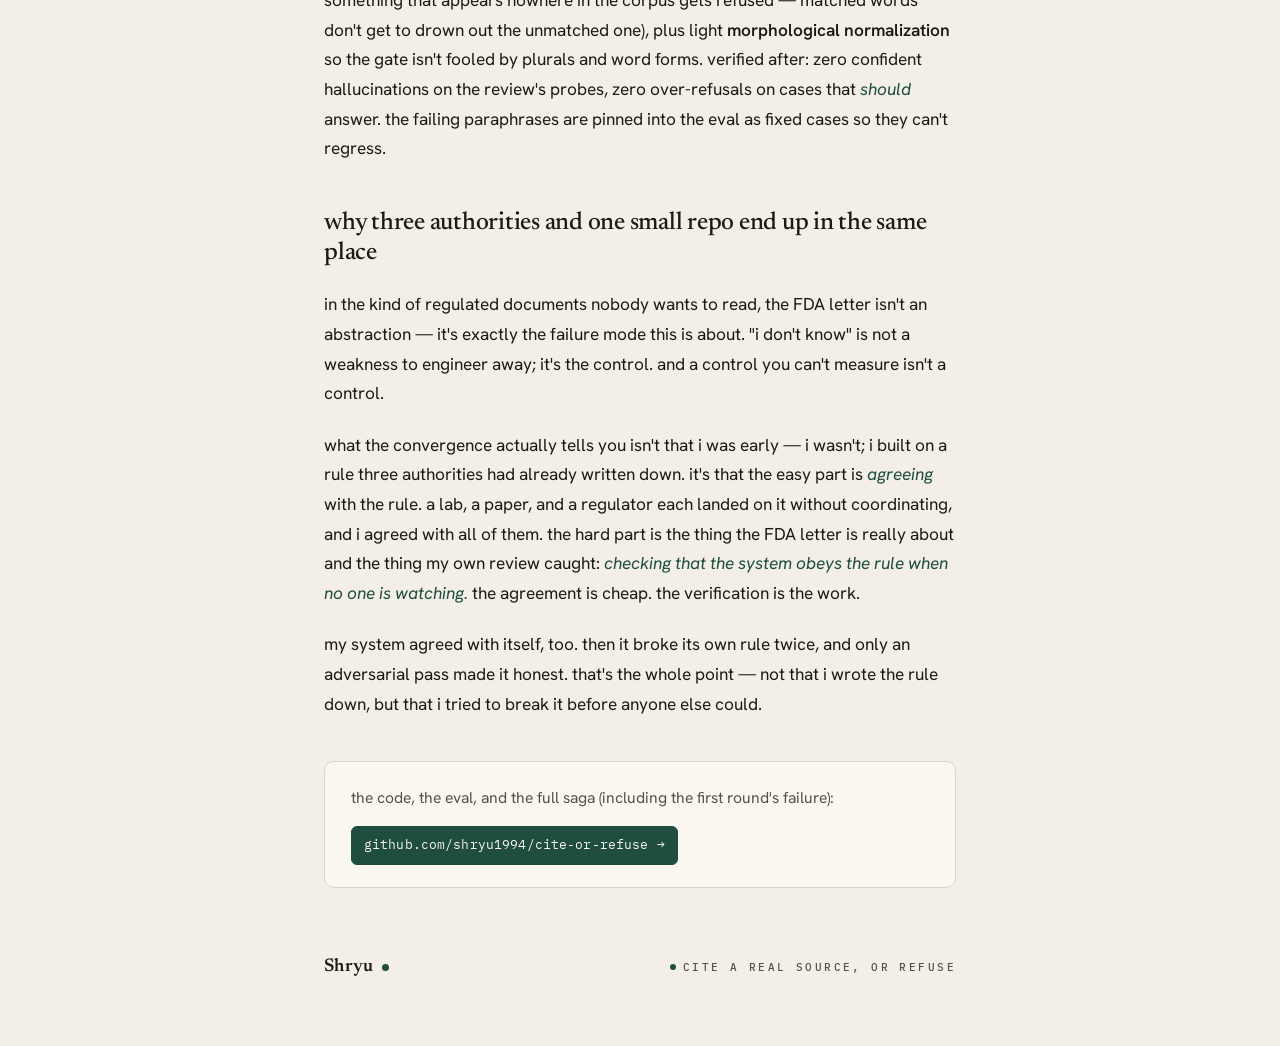
<file: writing/fda-anthropic-same-rule/index.html>
<!doctype html>
<html lang="en">
<head>
<meta charset="utf-8" />
<meta name="viewport" content="width=device-width, initial-scale=1" />
<title>the FDA and Anthropic wrote down the same rule my RAG runs on — and my own review caught it breaking that rule, twice</title>
<meta name="description" content="Anthropic's eval blog, an OpenAI paper, and the FDA's first AI warning letter independently wrote down the same rule: a system that doesn't know should say so, and you have to check that it does. cite-or-refuse runs on that rule — and my own adversarial review still caught it breaking the rule, twice." />
<meta property="og:title" content="the FDA and Anthropic wrote down the same rule my RAG runs on — and my own review caught it breaking that rule, twice" />
<meta property="og:description" content="A regulator, a frontier lab, and a widely-cited paper converged on the same rule. cite-or-refuse runs on it — and my own adversarial review still caught the system breaking that rule, twice." />
<meta property="og:type" content="article" />
<link rel="canonical" href="https://sh-ryu.com/writing/fda-anthropic-same-rule/" />
<link rel="preconnect" href="https://fonts.googleapis.com" />
<link rel="preconnect" href="https://fonts.gstatic.com" crossorigin />
<link href="https://fonts.googleapis.com/css2?family=Newsreader:ital,opsz,wght@0,6..72,400..600;1,6..72,400..500&family=Hanken+Grotesk:wght@400;500;600&family=IBM+Plex+Mono:wght@400;500&display=swap" rel="stylesheet" />
<link rel="stylesheet" href="../../provenance.css" />
<style>
  .nav { position: sticky; top: 0; z-index: 50; backdrop-filter: blur(8px);
    background: color-mix(in srgb, var(--paper) 82%, transparent); border-bottom: 1px solid var(--line); }
  .nav__in { max-width: 720px; margin: 0 auto; padding: 0.85rem 1.5rem;
    display: flex; align-items: center; justify-content: space-between; }
  .mark { font-family: var(--font-display); font-weight: 600; font-size: 1.15rem; letter-spacing: 0.02em;
    text-decoration: none; color: var(--ink); display: inline-flex; align-items: center; gap: 0.45em; }
  .mark__dot { width: 7px; height: 7px; border-radius: 50%; background: var(--pine); }
  .nav__back { font-family: var(--font-mono); font-size: 0.75rem; letter-spacing: 0.04em;
    color: var(--ink-muted); text-decoration: none; }
  .nav__back:hover { color: var(--pine); }

  .article { max-width: 680px; margin: 0 auto; padding: clamp(3rem, 7vw, 5rem) 1.5rem 2rem; }
  .article__meta { margin-bottom: 1.6rem; }
  .article__title { font-family: var(--font-display); font-weight: 500; font-size: clamp(1.9rem, 1.3rem + 2.6vw, 2.9rem);
    line-height: 1.12; letter-spacing: -0.015em; margin: 0.9rem 0 0; }

  .prose { font-size: 1.08rem; line-height: 1.72; color: var(--ink); max-width: 65ch; }
  .prose p { margin: 1.35rem 0; }
  .prose em { font-style: italic; color: var(--pine); }
  .prose strong { font-weight: 600; }
  .prose a:not(.pv-btn) { color: var(--pine); text-decoration: underline; text-underline-offset: 2px;
    text-decoration-color: color-mix(in srgb, var(--pine) 40%, transparent); }
  .prose a:not(.pv-btn):hover { text-decoration-color: var(--pine); }
  .prose h2 { font-family: var(--font-display); font-weight: 500; font-size: 1.55rem; letter-spacing: -0.01em;
    line-height: 1.2; margin: 2.8rem 0 0.2rem; }
  .prose ul, .prose ol { margin: 1.35rem 0; padding-left: 1.3rem; }
  .prose li { margin: 0.55rem 0; padding-left: 0.2rem; }
  .prose li::marker { color: var(--ink-faint); }
  .prose code { font-family: var(--font-mono); font-size: 0.82em; background: var(--paper-sunken);
    border: 1px solid var(--line); border-radius: 5px; padding: 0.08em 0.4em; }
  .prose blockquote { margin: 1.5rem 0; padding: 0.2rem 0 0.2rem 1.2rem; border-left: 2px solid var(--pine);
    font-family: var(--font-display); font-style: italic; font-size: 1.15rem; color: var(--pine); line-height: 1.5; }
  .prose blockquote p { margin: 0.6rem 0; }
  .prose .q { font-family: var(--font-display); font-style: italic; font-size: 1.25rem; color: var(--pine);
    display: block; margin: 1.6rem 0; padding-left: 1.1rem; border-left: 2px solid var(--pine); }
  .prose .kicker { font-weight: 600; }

  .endcap { margin: 2.6rem 0 0; padding: 1.4rem 1.6rem; border: 1px solid var(--line);
    border-radius: var(--radius); background: var(--paper-raised); }
  .endcap p { margin: 0 0 0.9rem; font-size: 0.98rem; color: var(--ink-muted); }
  .article__foot { max-width: 680px; margin: 0 auto; padding: 2rem 1.5rem 4rem;
    display: flex; justify-content: space-between; align-items: center; flex-wrap: wrap; gap: 1rem; }
  .article__foot .pv-label { margin: 0; }
</style>
</head>
<body>

  <nav class="nav">
    <div class="nav__in">
      <a class="mark" href="/">Shryu<span class="mark__dot" aria-hidden="true"></span></a>
      <a class="nav__back" href="/#proof">← back</a>
    </div>
  </nav>

  <article class="article">
    <header class="article__meta">
      <p class="pv-label">Devlog · 2026 · <span class="pv-cite">cite-or-refuse</span></p>
      <h1 class="article__title">the FDA and Anthropic wrote down the same rule my RAG runs on — and my own review caught it breaking that rule, twice</h1>
    </header>

    <div class="prose">
      <p>
        within about a year, three groups that don't talk to each other wrote down the same rule.
        a frontier lab put it in an engineering blog. a widely-cited paper put it in its abstract. and a
        drug regulator put it in its first warning letter to cite overreliance on AI.
      </p>
      <p>
        the rule: <strong>a system that doesn't know should be able to say so — and you have to
        check that it actually does.</strong>
      </p>
      <p>
        i built a small open-source thing on exactly that rule. then, running an adversarial review
        before publishing, i caught my own system breaking it. twice. this is that story, with the
        receipts — because a post about citation discipline that doesn't cite its own sources would
        be its own punchline.
      </p>

      <h2>the three who wrote it down</h2>
      <p>
        <strong>Anthropic's engineering team</strong>, in
        <a href="https://www.anthropic.com/engineering/demystifying-evals-for-ai-agents">Demystifying evals for AI agents</a>,
        says it almost as an instruction:
      </p>
      <blockquote><p>"give the LLM a way out, like providing an instruction to return 'Unknown' when it doesn't have enough information."</p></blockquote>
      <p>and then the part most people skip — the <em>test</em>, not just the behavior:</p>
      <blockquote><p>"Test both the cases where a behavior <em>should</em> occur and where it <em>shouldn't</em>. One-sided evals create one-sided optimization."</p></blockquote>
      <p>
        so: give it an out, <em>and</em> measure that it takes the out when it should. that second
        sentence is the whole game.
      </p>
      <p>
        <strong>OpenAI's</strong> paper
        <a href="https://arxiv.org/abs/2509.04664">Why Language Models Hallucinate</a>
        explains why the out is so hard to get: standard evals reward confident guessing and score
        "i don't know" the same as a wrong answer. a model that abstains looks worse on the
        leaderboard than a model that bluffs. the proposed fix is to <em>credit calibrated
        abstention</em> — make "i don't know" able to score points.
      </p>
      <p>
        and then the one that isn't a blog or a paper. the <strong>FDA's first warning letter to
        cite overreliance on AI</strong> — issued to Purolea Cosmetics Lab, a contract manufacturer of
        homeopathic over-the-counter drugs, on April 2, 2026. read it closely and the striking thing
        is what it <em>doesn't</em> say. it
        doesn't say the AI was wrong. it says the company used AI to draft regulated documents and
        then had no one accountable for verifying the output was correct. the cited violation is
        <a href="https://www.fda.gov/inspections-compliance-enforcement-and-criminal-investigations/warning-letters/purolea-cosmetics-lab-722591-04022026">21 CFR 211.22(c)</a>
        — the quality unit's responsibility — not a model defect.
      </p>
      <p>
        three different vocabularies. one shape. <em>the output has to be able to abstain, and a
        process has to verify it does.</em> a lab calls it an eval. a paper calls it calibrated
        abstention. a regulator calls it accountability. it's the same rule.
      </p>

      <h2>the thing i built</h2>
      <p>
        <strong>cite-or-refuse</strong> is a grounded RAG with exactly one rule: cite a real source,
        or honestly say "not in the docs." never guess.
      </p>
      <p>
        the part i actually cared about: i made <em>refusing</em> a first-class eval. honestly
        saying "i don't know" scores as a PASS, not a gap. every reply is forced into one of three
        shapes, which is what makes faithfulness checkable instead of vibes:
      </p>
      <ul>
        <li><code>answer</code> — a retrieved sentence addresses the question, with a citation.</li>
        <li><code>not_in_sources</code> — the docs don't support an answer, so it says so.</li>
        <li><code>out_of_scope</code> — the question isn't this assistant's job.</li>
      </ul>
      <p>
        it runs fully offline. no API key, no network. synthetic data — a fictional product —
        because the method is the point, not the data.
      </p>
      <p>
        that is, almost line for line, the rule those three authorities had each already written
        down. i'm not claiming i got there first — i didn't; all three predate this repo. which
        would make for a tidy "great minds" ending, except building <em>on</em> a rule and
        <em>obeying</em> it are not the same thing.
      </p>

      <h2>the two times my own system broke it</h2>
      <p>
        before publishing i ran an adversarial review — not on the corpus, on the <em>system</em>. i
        wanted to know where it lied. it found out, fast.
      </p>
      <p class="q">"can i password-protect a share link?"</p>
      <p>
        the docs talk about share links. they never once mention passwords. a faithful system should
        refuse. mine cheerfully cited the generic share-link sentence — because the question and the
        sentence both contain "share" and "link," and that overlap was enough to score them as
        relevant. the system built to stop confident hallucination was confidently hallucinating, on
        its own demo.
      </p>
      <p>
        so i patched it, and — this is the part that matters — i ran the review <em>again</em>. the
        second round caught that my patch was a patch, not a fix: it still hallucinated on
        undocumented <em>sub-features</em>, and my README was quietly overclaiming what the system
        could do. that second round is the entire reason i trust the project now.
      </p>
      <p>
        root cause: the relevance score gave <em>zero</em> weight to the one word that made the
        question unanswerable — "password." retrieval rewarded the words that matched and never
        penalized the word that existed nowhere in the docs. exactly OpenAI's point, one layer down:
        the scoring rewarded a confident match and was blind to the missing piece.
      </p>
      <p>
        the fix is two cheap gates: an <strong>undocumented-term gate</strong> (a question naming
        something that appears nowhere in the corpus gets refused — matched words don't get to drown
        out the unmatched one), plus light <strong>morphological normalization</strong> so the gate
        isn't fooled by plurals and word forms. verified after: zero confident hallucinations on the
        review's probes, zero over-refusals on cases that <em>should</em> answer. the failing
        paraphrases are pinned into the eval as fixed cases so they can't regress.
      </p>

      <h2>why three authorities and one small repo end up in the same place</h2>
      <p>
        in the kind of regulated documents nobody wants to read, the FDA letter isn't an abstraction —
        it's exactly the failure mode this is about. "i don't know" is not a weakness
        to engineer away; it's the control. and a control you can't measure isn't a control.
      </p>
      <p>
        what the convergence actually tells you isn't that i was early — i wasn't; i built on a rule
        three authorities had already written down. it's that the easy part is <em>agreeing</em>
        with the rule. a lab, a paper, and a regulator each landed on it without coordinating, and i
        agreed with all of them. the hard part is the thing the FDA letter is really about and the
        thing my own review caught: <em>checking that the system obeys the rule when no one is
        watching.</em> the agreement is cheap. the verification is the work.
      </p>
      <p>
        my system agreed with itself, too. then it broke its own rule twice, and only an adversarial
        pass made it honest. that's the whole point — not that i wrote the rule down, but that i
        tried to break it before anyone else could.
      </p>

      <div class="endcap">
        <p>the code, the eval, and the full saga (including the first round's failure):</p>
        <a class="pv-btn pv-btn--primary" href="https://github.com/shryu1994/cite-or-refuse">github.com/shryu1994/cite-or-refuse →</a>
      </div>
    </div>
  </article>

  <div class="article__foot">
    <a class="mark" href="/">Shryu<span class="mark__dot" aria-hidden="true"></span></a>
    <p class="pv-label">cite a real source, or refuse</p>
  </div>

</body>
</html>
</file>
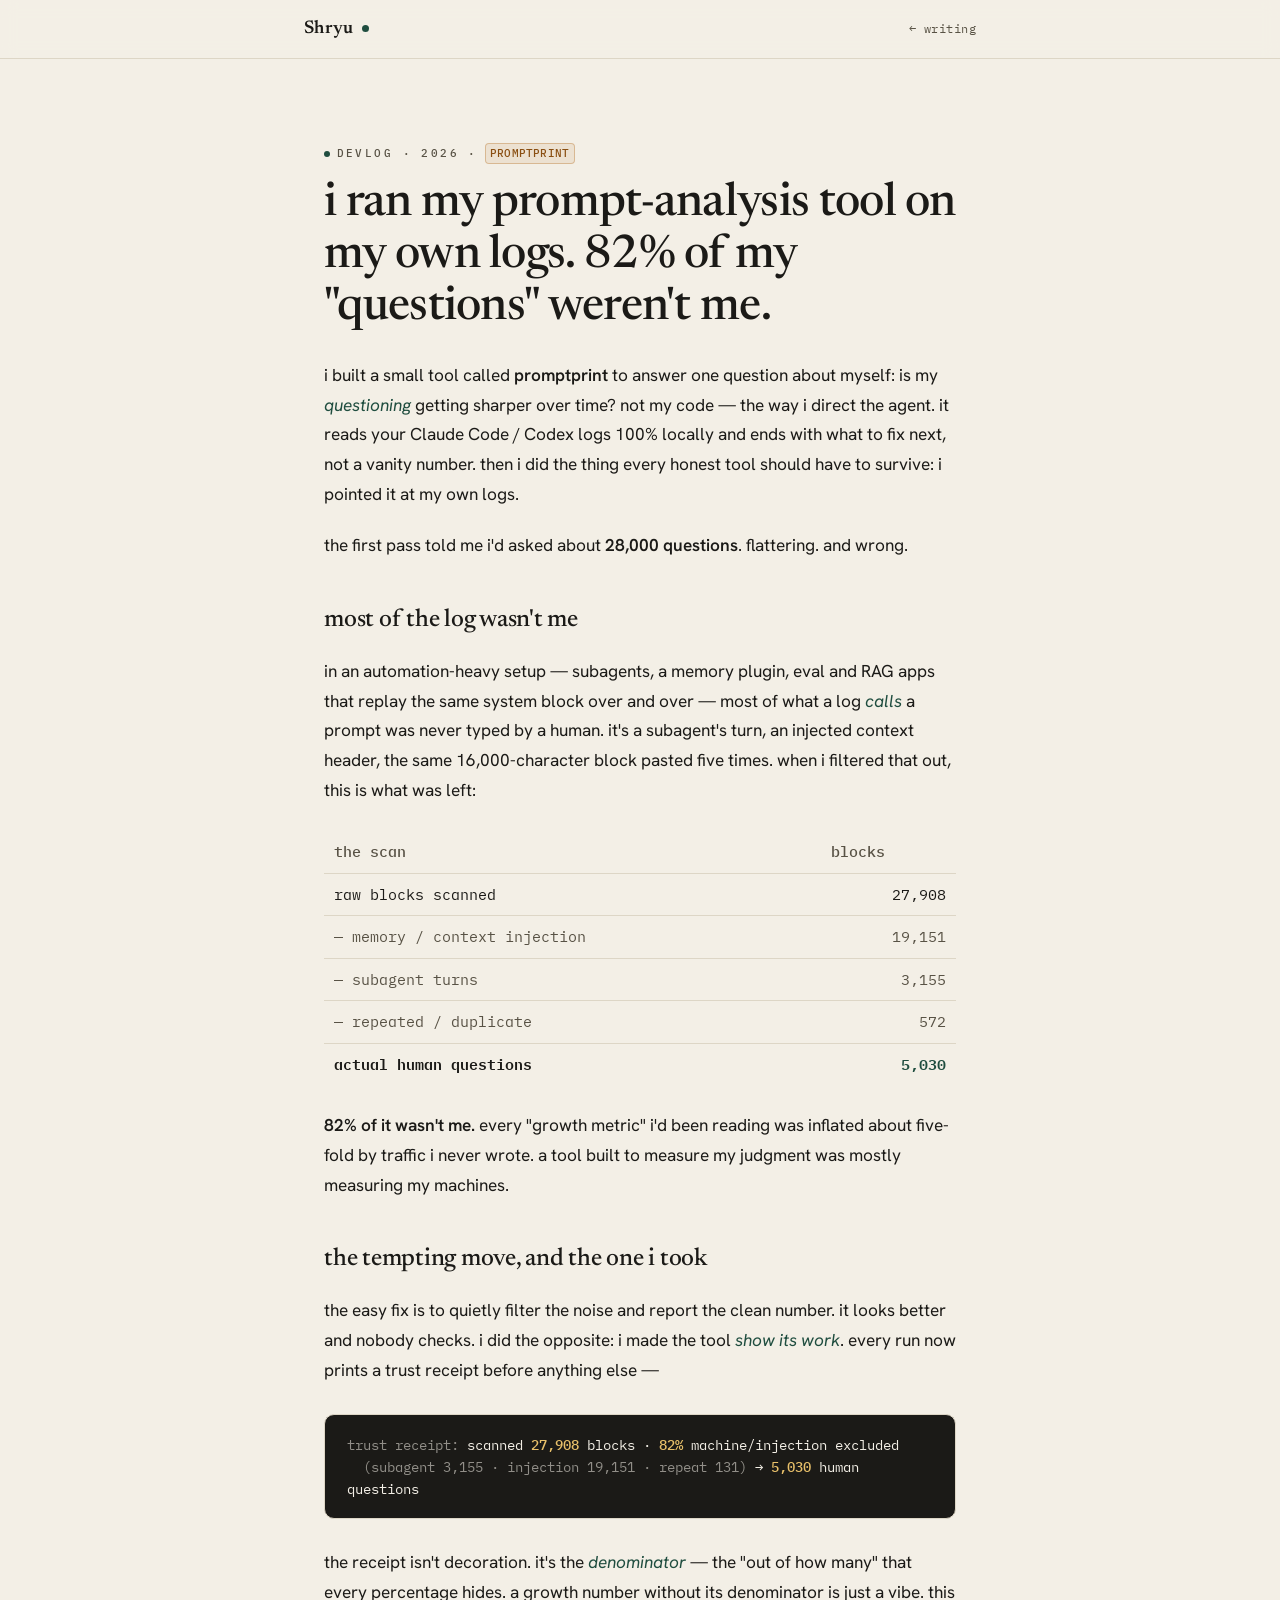
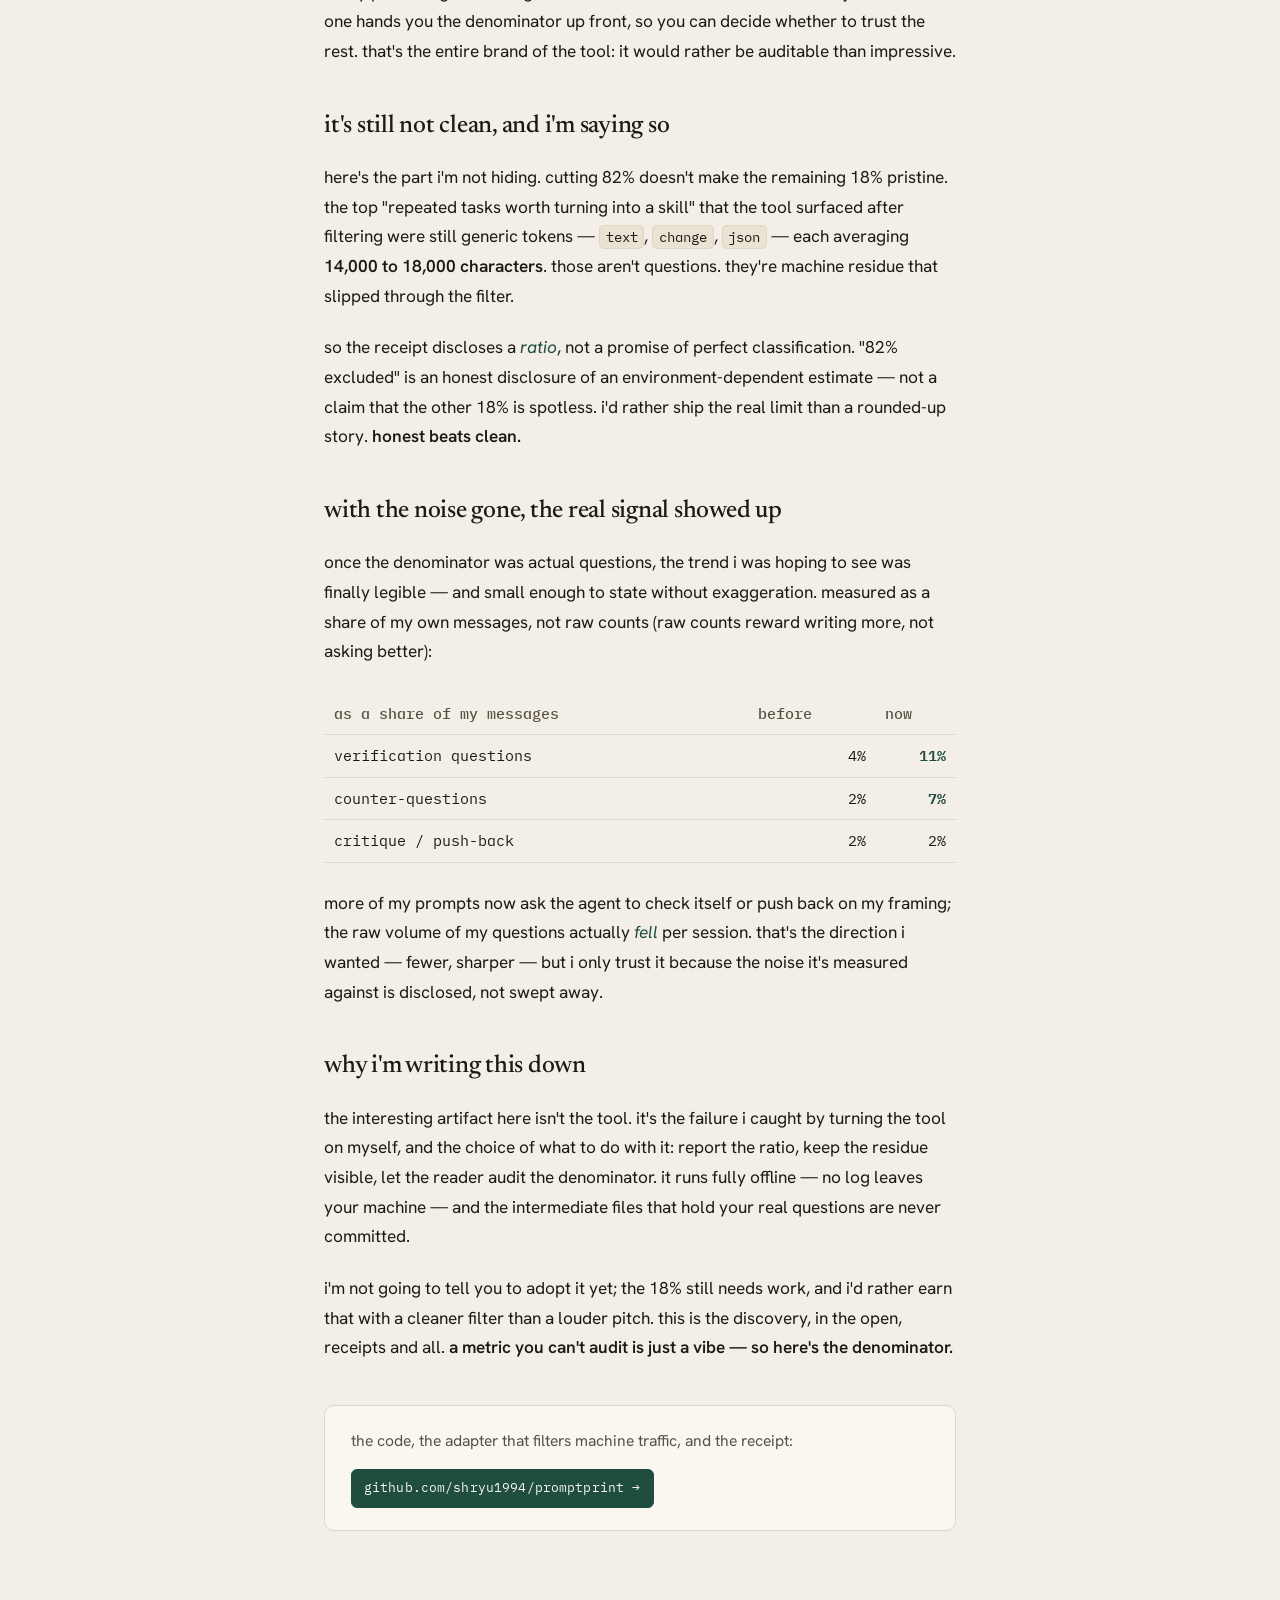
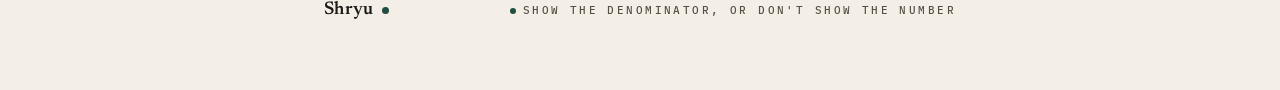
<file: writing/promptprint/index.html>
<!doctype html>
<html lang="en">
<head>
<meta charset="utf-8" />
<meta name="viewport" content="width=device-width, initial-scale=1" />
<title>i ran my prompt-analysis tool on my own logs. 82% of my "questions" weren't me.</title>
<meta name="description" content="promptprint measures how you question your AI coding agent, 100% locally. I dogfooded it and found it was overcounting my questions ~5x — most of the log wasn't me, it was machine traffic. Here's the fix, and why the tool now reports its own filter ratio instead of hiding it." />
<meta property="og:title" content="i ran my prompt-analysis tool on my own logs. 82% of my 'questions' weren't me." />
<meta property="og:description" content="A metrics tool you can't audit is just a vibe. promptprint now prints a trust receipt every run — scanned N blocks, excluded X% machine/injection, kept K human questions — and leaves the residue it can't cleanly sort in plain sight." />
<meta property="og:type" content="article" />
<meta property="og:url" content="https://sh-ryu.com/writing/promptprint/" />
<meta name="twitter:card" content="summary" />
<link rel="canonical" href="https://sh-ryu.com/writing/promptprint/" />
<link rel="preconnect" href="https://fonts.googleapis.com" />
<link rel="preconnect" href="https://fonts.gstatic.com" crossorigin />
<link href="https://fonts.googleapis.com/css2?family=Newsreader:ital,opsz,wght@0,6..72,400..600;1,6..72,400..500&family=Hanken+Grotesk:wght@400;500;600&family=IBM+Plex+Mono:wght@400;500&display=swap" rel="stylesheet" />
<link rel="stylesheet" href="../../provenance.css" />
<style>
  .nav { position: sticky; top: 0; z-index: 50; backdrop-filter: blur(8px);
    background: color-mix(in srgb, var(--paper) 82%, transparent); border-bottom: 1px solid var(--line); }
  .nav__in { max-width: 720px; margin: 0 auto; padding: 0.85rem 1.5rem;
    display: flex; align-items: center; justify-content: space-between; }
  .mark { font-family: var(--font-display); font-weight: 600; font-size: 1.15rem; letter-spacing: 0.02em;
    text-decoration: none; color: var(--ink); display: inline-flex; align-items: center; gap: 0.45em; }
  .mark__dot { width: 7px; height: 7px; border-radius: 50%; background: var(--pine); }
  .nav__back { font-family: var(--font-mono); font-size: 0.75rem; letter-spacing: 0.04em;
    color: var(--ink-muted); text-decoration: none; }
  .nav__back:hover { color: var(--pine); }

  .article { max-width: 680px; margin: 0 auto; padding: clamp(3rem, 7vw, 5rem) 1.5rem 2rem; }
  .article__meta { margin-bottom: 1.6rem; }
  .article__title { font-family: var(--font-display); font-weight: 500; font-size: clamp(1.9rem, 1.3rem + 2.6vw, 2.9rem);
    line-height: 1.12; letter-spacing: -0.015em; margin: 0.9rem 0 0; }

  .prose { font-size: 1.08rem; line-height: 1.72; color: var(--ink); max-width: 65ch; }
  .prose p { margin: 1.35rem 0; }
  .prose em { font-style: italic; color: var(--pine); }
  .prose strong { font-weight: 600; }
  .prose a:not(.pv-btn) { color: var(--pine); text-decoration: underline; text-underline-offset: 2px;
    text-decoration-color: color-mix(in srgb, var(--pine) 40%, transparent); }
  .prose a:not(.pv-btn):hover { text-decoration-color: var(--pine); }
  .prose h2 { font-family: var(--font-display); font-weight: 500; font-size: 1.55rem; letter-spacing: -0.01em;
    line-height: 1.2; margin: 2.8rem 0 0.2rem; }
  .prose ul, .prose ol { margin: 1.35rem 0; padding-left: 1.3rem; }
  .prose li { margin: 0.55rem 0; padding-left: 0.2rem; }
  .prose li::marker { color: var(--ink-faint); }
  .prose code { font-family: var(--font-mono); font-size: 0.82em; background: var(--paper-sunken);
    border: 1px solid var(--line); border-radius: 5px; padding: 0.08em 0.4em; }
  .prose blockquote { margin: 1.5rem 0; padding: 0.2rem 0 0.2rem 1.2rem; border-left: 2px solid var(--pine);
    font-family: var(--font-display); font-style: italic; font-size: 1.15rem; color: var(--pine); line-height: 1.5; }
  .prose blockquote p { margin: 0.6rem 0; }
  .prose .kicker { font-weight: 600; }
  .prose table { width: 100%; border-collapse: collapse; margin: 1.6rem 0; font-size: 0.93rem;
    font-family: var(--font-mono); }
  .prose th, .prose td { text-align: left; padding: 0.5rem 0.6rem; border-bottom: 1px solid var(--line); }
  .prose th { color: var(--ink-muted); font-weight: 500; }
  .prose td.num { text-align: right; }
  .prose td.drop { color: var(--ink-muted); }
  .prose tr.total td { border-top: 1px solid var(--line); border-bottom: none; font-weight: 600; }
  .prose .win { color: var(--pine); font-weight: 600; }

  .receipt { margin: 1.8rem 0; padding: 1.15rem 1.35rem; border: 1px solid var(--line);
    border-radius: var(--radius); background: var(--ink); color: var(--paper);
    font-family: var(--font-mono); font-size: 0.86rem; line-height: 1.6; overflow-x: auto; }
  .receipt .r-dim { color: color-mix(in srgb, var(--paper) 55%, transparent); }
  .receipt .r-hi { color: #e8c06a; font-weight: 500; }

  .endcap { margin: 2.6rem 0 0; padding: 1.4rem 1.6rem; border: 1px solid var(--line);
    border-radius: var(--radius); background: var(--paper-raised); }
  .endcap p { margin: 0 0 0.9rem; font-size: 0.98rem; color: var(--ink-muted); }
  .article__foot { max-width: 680px; margin: 0 auto; padding: 2rem 1.5rem 4rem;
    display: flex; justify-content: space-between; align-items: center; flex-wrap: wrap; gap: 1rem; }
  .article__foot .pv-label { margin: 0; }
</style>
</head>
<body>

  <nav class="nav">
    <div class="nav__in">
      <a class="mark" href="/">Shryu<span class="mark__dot" aria-hidden="true"></span></a>
      <a class="nav__back" href="/writing/">← writing</a>
    </div>
  </nav>

  <article class="article">
    <header class="article__meta">
      <p class="pv-label">Devlog · 2026 · <span class="pv-cite">promptprint</span></p>
      <h1 class="article__title">i ran my prompt-analysis tool on my own logs. 82% of my "questions" weren't me.</h1>
    </header>

    <div class="prose">
      <p>
        i built a small tool called <strong>promptprint</strong> to answer one question about myself: is
        my <em>questioning</em> getting sharper over time? not my code — the way i direct the agent. it
        reads your Claude Code / Codex logs 100% locally and ends with what to fix next, not a vanity
        number. then i did the thing every honest tool should have to survive: i pointed it at my own logs.
      </p>
      <p>
        the first pass told me i'd asked about <strong>28,000 questions</strong>. flattering. and wrong.
      </p>

      <h2>most of the log wasn't me</h2>
      <p>
        in an automation-heavy setup — subagents, a memory plugin, eval and RAG apps that replay the same
        system block over and over — most of what a log <em>calls</em> a prompt was never typed by a human.
        it's a subagent's turn, an injected context header, the same 16,000-character block pasted five
        times. when i filtered that out, this is what was left:
      </p>
      <table>
        <thead><tr><th>the scan</th><th>blocks</th></tr></thead>
        <tbody>
          <tr><td>raw blocks scanned</td><td class="num">27,908</td></tr>
          <tr><td class="drop">— memory / context injection</td><td class="num drop">19,151</td></tr>
          <tr><td class="drop">— subagent turns</td><td class="num drop">3,155</td></tr>
          <tr><td class="drop">— repeated / duplicate</td><td class="num drop">572</td></tr>
          <tr class="total"><td>actual human questions</td><td class="num win">5,030</td></tr>
        </tbody>
      </table>
      <p>
        <strong>82% of it wasn't me.</strong> every "growth metric" i'd been reading was inflated about
        five-fold by traffic i never wrote. a tool built to measure my judgment was mostly measuring my
        machines.
      </p>

      <h2>the tempting move, and the one i took</h2>
      <p>
        the easy fix is to quietly filter the noise and report the clean number. it looks better and
        nobody checks. i did the opposite: i made the tool <em>show its work</em>. every run now prints a
        trust receipt before anything else —
      </p>
      <div class="receipt">
        <span class="r-dim">trust receipt:</span> scanned <span class="r-hi">27,908</span> blocks
        · <span class="r-hi">82%</span> machine/injection excluded<br />
        <span class="r-dim">&nbsp;&nbsp;(subagent 3,155 · injection 19,151 · repeat 131)</span>
        → <span class="r-hi">5,030</span> human questions
      </div>
      <p>
        the receipt isn't decoration. it's the <em>denominator</em> — the "out of how many" that every
        percentage hides. a growth number without its denominator is just a vibe. this one hands you the
        denominator up front, so you can decide whether to trust the rest. that's the entire brand of the
        tool: it would rather be auditable than impressive.
      </p>

      <h2>it's still not clean, and i'm saying so</h2>
      <p>
        here's the part i'm not hiding. cutting 82% doesn't make the remaining 18% pristine. the top
        "repeated tasks worth turning into a skill" that the tool surfaced after filtering were still
        generic tokens — <code>text</code>, <code>change</code>, <code>json</code> — each averaging
        <strong>14,000 to 18,000 characters</strong>. those aren't questions. they're machine residue that
        slipped through the filter.
      </p>
      <p>
        so the receipt discloses a <em>ratio</em>, not a promise of perfect classification. "82% excluded"
        is an honest disclosure of an environment-dependent estimate — not a claim that the other 18% is
        spotless. i'd rather ship the real limit than a rounded-up story. <span class="kicker">honest beats
        clean.</span>
      </p>

      <h2>with the noise gone, the real signal showed up</h2>
      <p>
        once the denominator was actual questions, the trend i was hoping to see was finally legible —
        and small enough to state without exaggeration. measured as a share of my own messages, not raw
        counts (raw counts reward writing more, not asking better):
      </p>
      <table>
        <thead><tr><th>as a share of my messages</th><th>before</th><th>now</th></tr></thead>
        <tbody>
          <tr><td>verification questions</td><td class="num">4%</td><td class="num win">11%</td></tr>
          <tr><td>counter-questions</td><td class="num">2%</td><td class="num win">7%</td></tr>
          <tr><td>critique / push-back</td><td class="num">2%</td><td class="num">2%</td></tr>
        </tbody>
      </table>
      <p>
        more of my prompts now ask the agent to check itself or push back on my framing; the raw volume of
        my questions actually <em>fell</em> per session. that's the direction i wanted — fewer, sharper —
        but i only trust it because the noise it's measured against is disclosed, not swept away.
      </p>

      <h2>why i'm writing this down</h2>
      <p>
        the interesting artifact here isn't the tool. it's the failure i caught by turning the tool on
        myself, and the choice of what to do with it: report the ratio, keep the residue visible, let the
        reader audit the denominator. it runs fully offline — no log leaves your machine — and the
        intermediate files that hold your real questions are never committed.
      </p>
      <p>
        i'm not going to tell you to adopt it yet; the 18% still needs work, and i'd rather earn that with
        a cleaner filter than a louder pitch. this is the discovery, in the open, receipts and all.
        <span class="kicker">a metric you can't audit is just a vibe — so here's the denominator.</span>
      </p>

      <div class="endcap">
        <p>the code, the adapter that filters machine traffic, and the receipt:</p>
        <a class="pv-btn pv-btn--primary" href="https://github.com/shryu1994/promptprint">github.com/shryu1994/promptprint →</a>
      </div>
    </div>
  </article>

  <div class="article__foot">
    <a class="mark" href="/">Shryu<span class="mark__dot" aria-hidden="true"></span></a>
    <p class="pv-label">show the denominator, or don't show the number</p>
  </div>

</body>
</html>
</file>
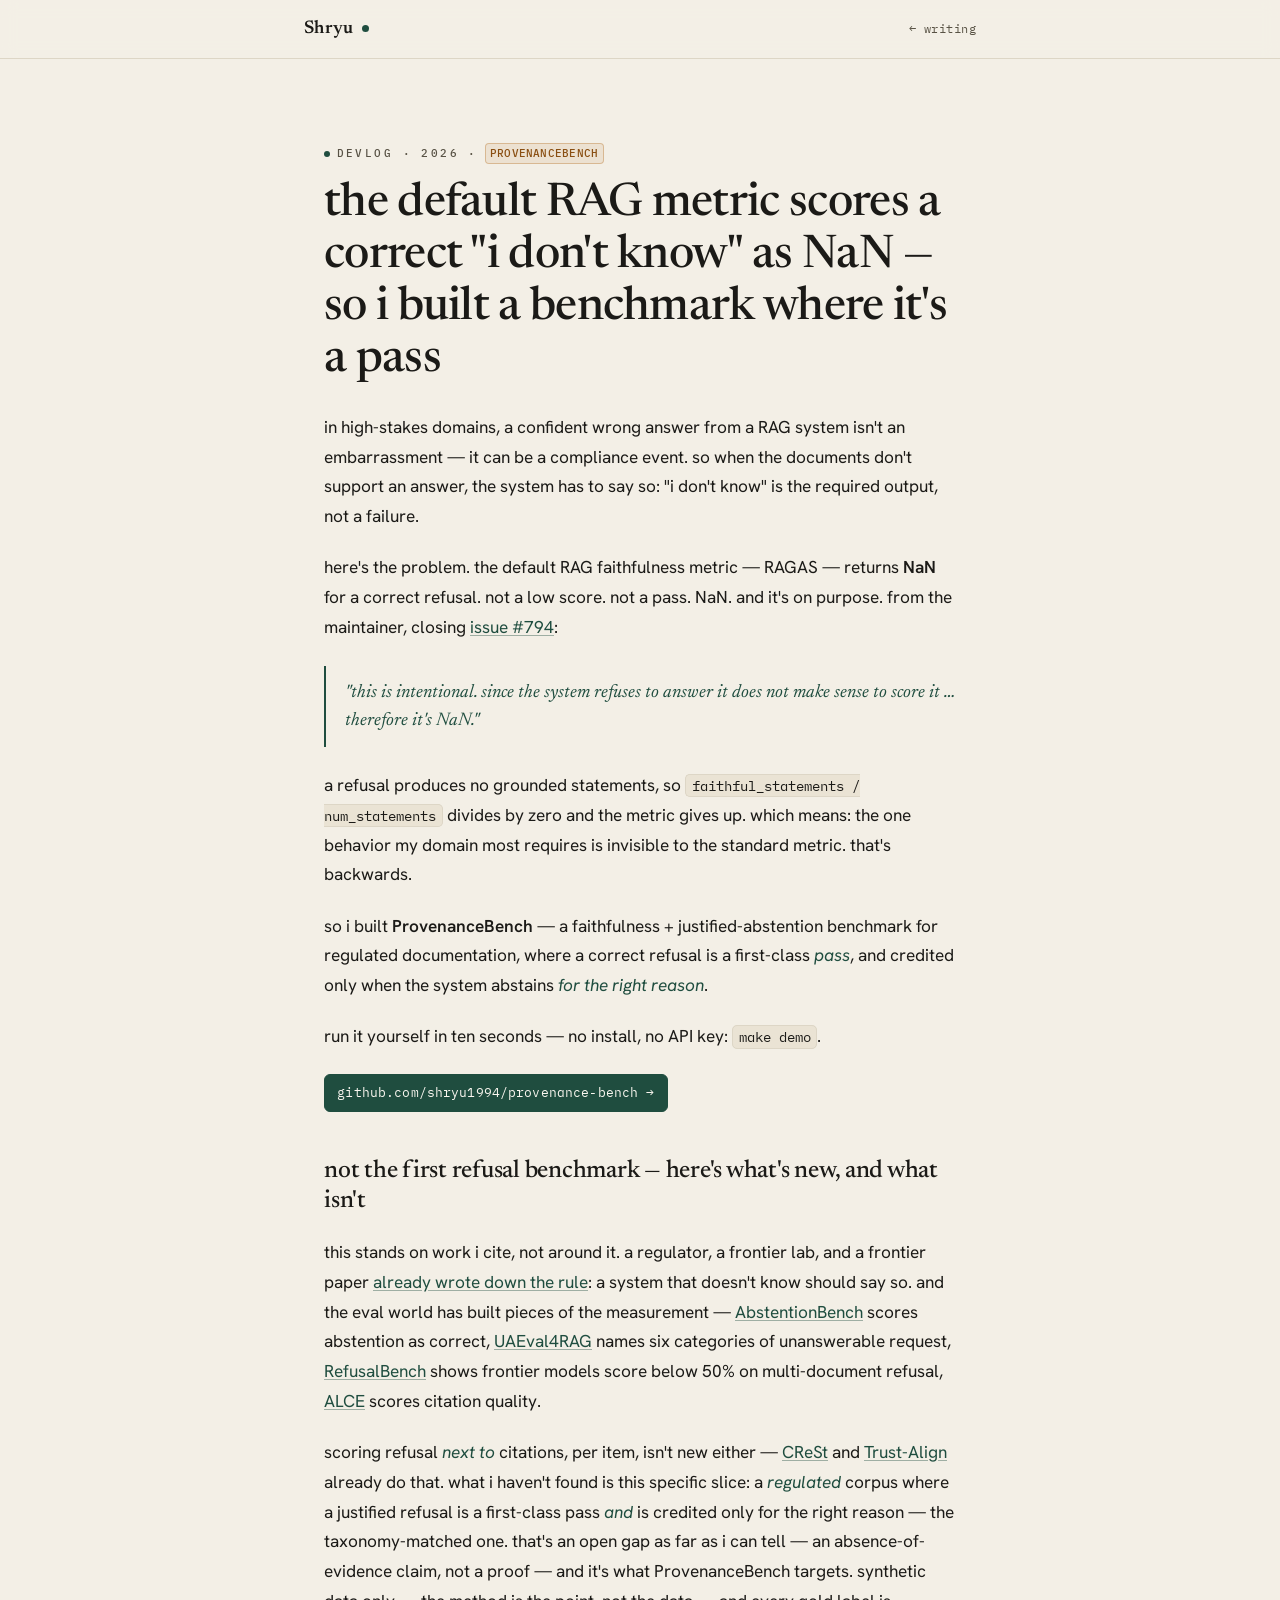
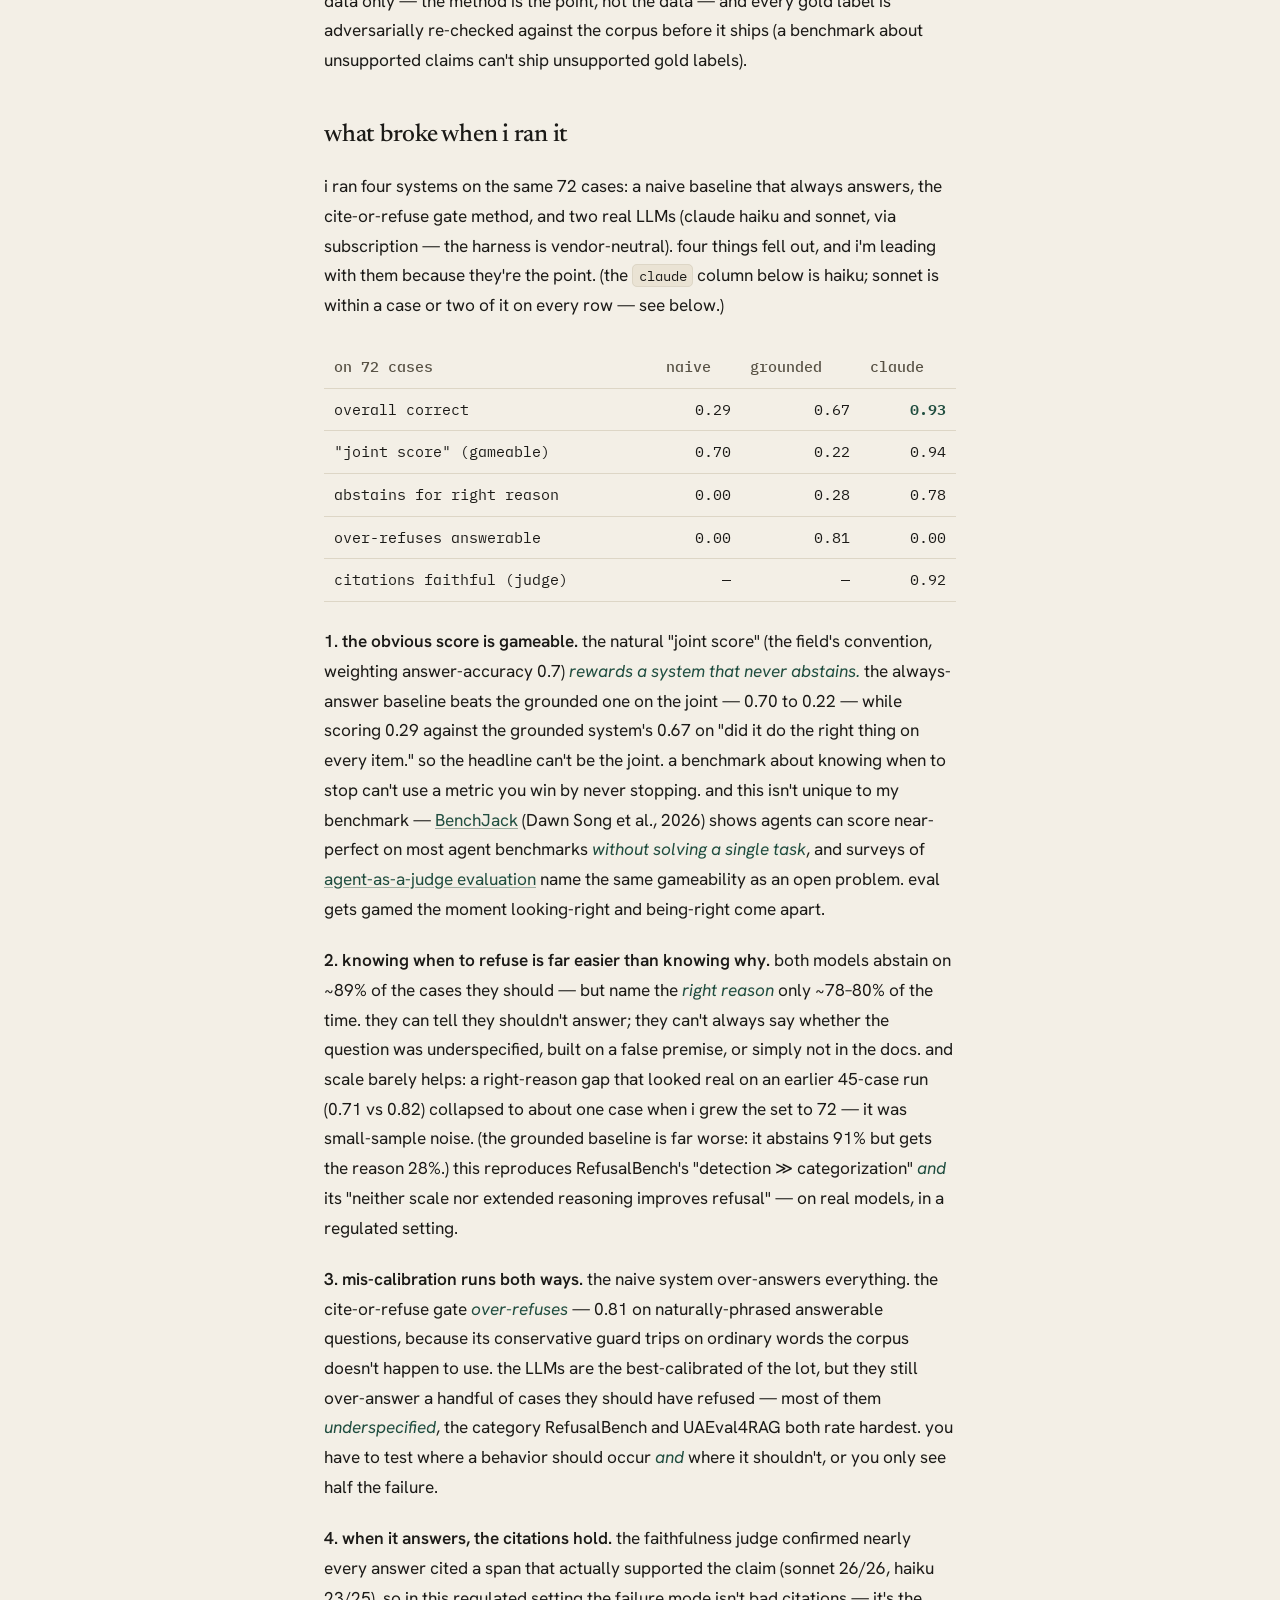
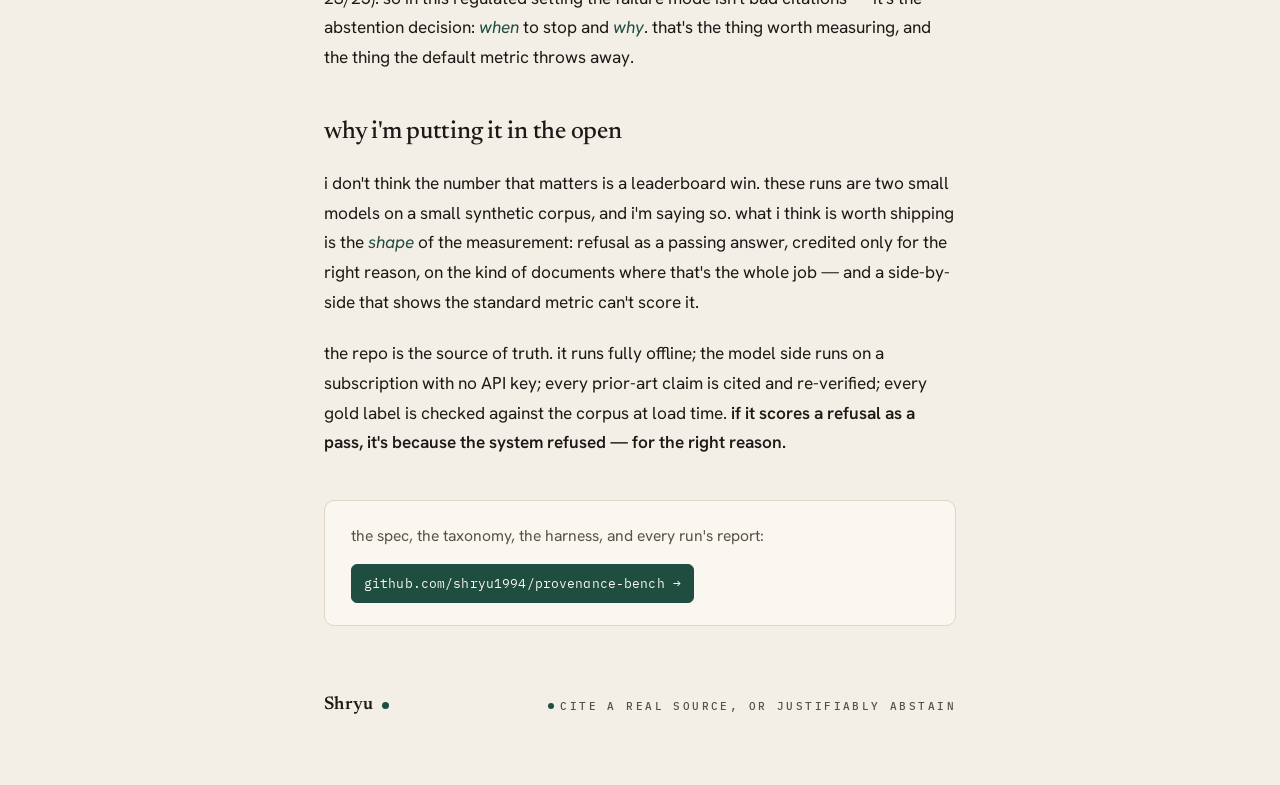
<file: writing/provenancebench/index.html>
<!doctype html>
<html lang="en">
<head>
<meta charset="utf-8" />
<meta name="viewport" content="width=device-width, initial-scale=1" />
<title>the default RAG metric scores a correct "i don't know" as NaN — so i built a benchmark where it's a pass</title>
<meta name="description" content="ProvenanceBench: a faithfulness + justified-abstention benchmark for regulated documentation, where a correct refusal is a first-class pass — credited only for the right reason. What broke when I ran it on a real model." />
<meta property="og:title" content="the default RAG metric scores a correct 'i don't know' as NaN — so i built a benchmark where it's a pass" />
<meta property="og:description" content="ProvenanceBench — refusal scored as a passing answer, on regulated docs. The default metric returns NaN for a correct refusal; here's the benchmark that scores it, and what a real model got wrong." />
<meta property="og:type" content="article" />
<meta property="og:url" content="https://sh-ryu.com/writing/provenancebench/" />
<meta name="twitter:card" content="summary" />
<link rel="canonical" href="https://sh-ryu.com/writing/provenancebench/" />
<link rel="preconnect" href="https://fonts.googleapis.com" />
<link rel="preconnect" href="https://fonts.gstatic.com" crossorigin />
<link href="https://fonts.googleapis.com/css2?family=Newsreader:ital,opsz,wght@0,6..72,400..600;1,6..72,400..500&family=Hanken+Grotesk:wght@400;500;600&family=IBM+Plex+Mono:wght@400;500&display=swap" rel="stylesheet" />
<link rel="stylesheet" href="../../provenance.css" />
<style>
  .nav { position: sticky; top: 0; z-index: 50; backdrop-filter: blur(8px);
    background: color-mix(in srgb, var(--paper) 82%, transparent); border-bottom: 1px solid var(--line); }
  .nav__in { max-width: 720px; margin: 0 auto; padding: 0.85rem 1.5rem;
    display: flex; align-items: center; justify-content: space-between; }
  .mark { font-family: var(--font-display); font-weight: 600; font-size: 1.15rem; letter-spacing: 0.02em;
    text-decoration: none; color: var(--ink); display: inline-flex; align-items: center; gap: 0.45em; }
  .mark__dot { width: 7px; height: 7px; border-radius: 50%; background: var(--pine); }
  .nav__back { font-family: var(--font-mono); font-size: 0.75rem; letter-spacing: 0.04em;
    color: var(--ink-muted); text-decoration: none; }
  .nav__back:hover { color: var(--pine); }

  .article { max-width: 680px; margin: 0 auto; padding: clamp(3rem, 7vw, 5rem) 1.5rem 2rem; }
  .article__meta { margin-bottom: 1.6rem; }
  .article__title { font-family: var(--font-display); font-weight: 500; font-size: clamp(1.9rem, 1.3rem + 2.6vw, 2.9rem);
    line-height: 1.12; letter-spacing: -0.015em; margin: 0.9rem 0 0; }

  .prose { font-size: 1.08rem; line-height: 1.72; color: var(--ink); max-width: 65ch; }
  .prose p { margin: 1.35rem 0; }
  .prose em { font-style: italic; color: var(--pine); }
  .prose strong { font-weight: 600; }
  .prose a:not(.pv-btn) { color: var(--pine); text-decoration: underline; text-underline-offset: 2px;
    text-decoration-color: color-mix(in srgb, var(--pine) 40%, transparent); }
  .prose a:not(.pv-btn):hover { text-decoration-color: var(--pine); }
  .prose h2 { font-family: var(--font-display); font-weight: 500; font-size: 1.55rem; letter-spacing: -0.01em;
    line-height: 1.2; margin: 2.8rem 0 0.2rem; }
  .prose ul, .prose ol { margin: 1.35rem 0; padding-left: 1.3rem; }
  .prose li { margin: 0.55rem 0; padding-left: 0.2rem; }
  .prose li::marker { color: var(--ink-faint); }
  .prose code { font-family: var(--font-mono); font-size: 0.82em; background: var(--paper-sunken);
    border: 1px solid var(--line); border-radius: 5px; padding: 0.08em 0.4em; }
  .prose blockquote { margin: 1.5rem 0; padding: 0.2rem 0 0.2rem 1.2rem; border-left: 2px solid var(--pine);
    font-family: var(--font-display); font-style: italic; font-size: 1.15rem; color: var(--pine); line-height: 1.5; }
  .prose blockquote p { margin: 0.6rem 0; }
  .prose .kicker { font-weight: 600; }
  .prose table { width: 100%; border-collapse: collapse; margin: 1.6rem 0; font-size: 0.93rem;
    font-family: var(--font-mono); }
  .prose th, .prose td { text-align: left; padding: 0.5rem 0.6rem; border-bottom: 1px solid var(--line); }
  .prose th { color: var(--ink-muted); font-weight: 500; }
  .prose td.num { text-align: right; }
  .prose .win { color: var(--pine); font-weight: 600; }

  .endcap { margin: 2.6rem 0 0; padding: 1.4rem 1.6rem; border: 1px solid var(--line);
    border-radius: var(--radius); background: var(--paper-raised); }
  .endcap p { margin: 0 0 0.9rem; font-size: 0.98rem; color: var(--ink-muted); }
  .article__foot { max-width: 680px; margin: 0 auto; padding: 2rem 1.5rem 4rem;
    display: flex; justify-content: space-between; align-items: center; flex-wrap: wrap; gap: 1rem; }
  .article__foot .pv-label { margin: 0; }
</style>
</head>
<body>

  <nav class="nav">
    <div class="nav__in">
      <a class="mark" href="/">Shryu<span class="mark__dot" aria-hidden="true"></span></a>
      <a class="nav__back" href="/writing/">← writing</a>
    </div>
  </nav>

  <article class="article">
    <header class="article__meta">
      <p class="pv-label">Devlog · 2026 · <span class="pv-cite">ProvenanceBench</span></p>
      <h1 class="article__title">the default RAG metric scores a correct "i don't know" as NaN — so i built a benchmark where it's a pass</h1>
    </header>

    <div class="prose">
      <p>
        in high-stakes domains, a confident
        wrong answer from a RAG system isn't an embarrassment — it can be a compliance event. so when the documents don't
        support an answer, the system has to say so: "i don't know" is the required output, not a
        failure.
      </p>
      <p>
        here's the problem. the default RAG faithfulness metric — RAGAS — returns <strong>NaN</strong>
        for a correct refusal. not a low score. not a pass. NaN. and it's on purpose. from the
        maintainer, closing
        <a href="https://github.com/explodinggradients/ragas/issues/794">issue #794</a>:
      </p>
      <blockquote><p>"this is intentional. since the system refuses to answer it does not make sense to score it … therefore it's NaN."</p></blockquote>
      <p>
        a refusal produces no grounded statements, so <code>faithful_statements / num_statements</code>
        divides by zero and the metric gives up. which means: the one behavior my domain most
        requires is invisible to the standard metric. that's backwards.
      </p>
      <p>
        so i built <strong>ProvenanceBench</strong> — a faithfulness + justified-abstention benchmark
        for regulated documentation, where a correct refusal is a first-class <em>pass</em>, and
        credited only when the system abstains <em>for the right reason</em>.
      </p>

      <p>run it yourself in ten seconds — no install, no API key: <code>make demo</code>.</p>
      <a class="pv-btn pv-btn--primary" href="https://github.com/shryu1994/provenance-bench">github.com/shryu1994/provenance-bench →</a>

      <h2>not the first refusal benchmark — here's what's new, and what isn't</h2>
      <p>
        this stands on work i cite, not around it. a regulator, a frontier lab, and a frontier paper
        <a href="/writing/fda-anthropic-same-rule/">already wrote down the rule</a>: a system that
        doesn't know should say so. and the eval world has built pieces of the measurement —
        <a href="https://github.com/facebookresearch/AbstentionBench">AbstentionBench</a> scores
        abstention as correct, <a href="https://arxiv.org/abs/2412.12300">UAEval4RAG</a> names six
        categories of unanswerable request,
        <a href="https://arxiv.org/abs/2510.10390">RefusalBench</a> shows frontier models score below
        50% on multi-document refusal, <a href="https://github.com/princeton-nlp/ALCE">ALCE</a> scores
        citation quality.
      </p>
      <p>
        scoring refusal <em>next to</em> citations, per item, isn't new either —
        <a href="https://arxiv.org/abs/2505.17503">CReSt</a> and
        <a href="https://arxiv.org/abs/2409.11242">Trust-Align</a> already do that. what i haven't
        found is this specific slice: a <em>regulated</em> corpus where a justified refusal is a
        first-class pass <em>and</em> is credited only for the right reason — the taxonomy-matched
        one. that's an open gap as far as i can tell — an absence-of-evidence claim, not a proof —
        and it's what ProvenanceBench targets. synthetic data only — the method is the point, not the
        data — and every gold label is adversarially re-checked against the corpus before it ships (a
        benchmark about unsupported claims can't ship unsupported gold labels).
      </p>

      <h2>what broke when i ran it</h2>
      <p>
        i ran four systems on the same 72 cases: a naive baseline that always answers, the
        cite-or-refuse gate method, and two real LLMs (claude haiku and sonnet, via subscription —
        the harness is vendor-neutral). four things fell out, and i'm leading with them because
        they're the point. (the <code>claude</code> column below is haiku; sonnet is within a case
        or two of it on every row — see below.)
      </p>
      <table>
        <thead><tr><th>on 72 cases</th><th>naive</th><th>grounded</th><th>claude</th></tr></thead>
        <tbody>
          <tr><td>overall correct</td><td class="num">0.29</td><td class="num">0.67</td><td class="num win">0.93</td></tr>
          <tr><td>"joint score" (gameable)</td><td class="num">0.70</td><td class="num">0.22</td><td class="num">0.94</td></tr>
          <tr><td>abstains for right reason</td><td class="num">0.00</td><td class="num">0.28</td><td class="num">0.78</td></tr>
          <tr><td>over-refuses answerable</td><td class="num">0.00</td><td class="num">0.81</td><td class="num">0.00</td></tr>
          <tr><td>citations faithful (judge)</td><td class="num">—</td><td class="num">—</td><td class="num">0.92</td></tr>
        </tbody>
      </table>
      <p>
        <strong>1. the obvious score is gameable.</strong> the natural "joint score" (the field's
        convention, weighting answer-accuracy 0.7) <em>rewards a system that never abstains.</em> the
        always-answer baseline beats the grounded one on the joint — 0.70 to 0.22 — while scoring 0.29
        against the grounded system's 0.67 on "did it do the right thing on every item." so the
        headline can't be the joint. a benchmark about knowing when to stop can't use a metric you win
        by never stopping. and this isn't unique to my benchmark —
        <a href="https://arxiv.org/abs/2605.12673">BenchJack</a> (Dawn Song et al., 2026) shows agents
        can score near-perfect on most agent benchmarks <em>without solving a single task</em>, and
        surveys of <a href="https://arxiv.org/abs/2508.02994">agent-as-a-judge evaluation</a> name the
        same gameability as an open problem. eval gets gamed the moment looking-right and being-right
        come apart.
      </p>
      <p>
        <strong>2. knowing when to refuse is far easier than knowing why.</strong> both models abstain
        on ~89% of the cases they should — but name the <em>right reason</em> only ~78–80% of the time.
        they can tell they shouldn't answer; they can't always say whether the question was
        underspecified, built on a false premise, or simply not in the docs. and scale barely helps: a
        right-reason gap that looked real on an earlier 45-case run (0.71 vs 0.82) collapsed to about
        one case when i grew the set to 72 — it was small-sample noise. (the grounded baseline is far
        worse: it abstains 91% but gets the reason 28%.) this reproduces RefusalBench's
        "detection ≫ categorization" <em>and</em> its "neither scale nor extended reasoning improves
        refusal" — on real models, in a regulated setting.
      </p>
      <p>
        <strong>3. mis-calibration runs both ways.</strong> the naive system over-answers everything.
        the cite-or-refuse gate <em>over-refuses</em> — 0.81 on naturally-phrased answerable questions,
        because its conservative guard trips on ordinary words the corpus doesn't happen to use. the
        LLMs are the best-calibrated of the lot, but they still over-answer a handful of cases they
        should have refused — most of them <em>underspecified</em>, the category RefusalBench and
        UAEval4RAG both rate hardest. you have to test where a behavior should occur <em>and</em> where
        it shouldn't, or you only see half the failure.
      </p>
      <p>
        <strong>4. when it answers, the citations hold.</strong> the faithfulness judge confirmed
        nearly every answer cited a span that actually supported the claim (sonnet 26/26, haiku 23/25).
        so in this regulated setting the failure mode isn't bad citations — it's the abstention decision:
        <em>when</em> to stop and <em>why</em>. that's the thing worth measuring, and the thing the
        default metric throws away.
      </p>

      <h2>why i'm putting it in the open</h2>
      <p>
        i don't think the number that matters is a leaderboard win. these runs are two small models
        on a small synthetic corpus, and i'm saying so. what i think is worth shipping is the
        <em>shape</em> of the measurement: refusal as a passing answer, credited only for the right
        reason, on the kind of documents where that's the whole job — and a side-by-side that shows
        the standard metric can't score it.
      </p>
      <p>
        the repo is the source of truth. it runs fully offline; the model side runs on a subscription
        with no API key; every prior-art claim is cited and re-verified; every gold label is checked
        against the corpus at load time. <span class="kicker">if it scores a refusal as a pass, it's
        because the system refused — for the right reason.</span>
      </p>

      <div class="endcap">
        <p>the spec, the taxonomy, the harness, and every run's report:</p>
        <a class="pv-btn pv-btn--primary" href="https://github.com/shryu1994/provenance-bench">github.com/shryu1994/provenance-bench →</a>
      </div>
    </div>
  </article>

  <div class="article__foot">
    <a class="mark" href="/">Shryu<span class="mark__dot" aria-hidden="true"></span></a>
    <p class="pv-label">cite a real source, or justifiably abstain</p>
  </div>

</body>
</html>
</file>
<file: home.css>
/* Operations ledger: home-only tokens; legacy pages keep provenance.css. */
:root {
  --surface: #f2f0ea;
  --raised: #fff;
  --ink: #202b29;
  --muted: #4f605c;
  --accent: #28594f;
  --border: #78847d;
  --inverse: #202b29;
  --inverse-ink: #f2f0ea;
  --inverse-muted: #cbd5ce;
  --inverse-border: #98a99f;
  --font-body: -apple-system, BlinkMacSystemFont, "Segoe UI", sans-serif;
  --font-heading: Georgia, "Times New Roman", serif;
  --font-label: ui-monospace, "SF Mono", Menlo, monospace;
  --type-body: clamp(1rem, .96rem + .18vw, 1.125rem);
  --type-h3: clamp(1.25rem, 1.17rem + .35vw, 1.40625rem);
  --type-h2: clamp(1.5625rem, 1.2rem + 1.5vw, 2.1973rem);
  --type-h1: clamp(2.4414rem, 1.5rem + 3.8vw, 4.2915rem);
  --space-section: clamp(48px, 6.5vw, 88px);
  --space-card: clamp(24px, 2.5vw, 32px);
  --radius: 2px;
}

/* Base */
* { box-sizing: border-box; }
html { scroll-behavior: auto; }
body {
  margin: 0;
  background: var(--surface);
  color: var(--ink);
  font-family: var(--font-body);
  font-size: var(--type-body);
  line-height: 1.65;
}
a {
  color: var(--accent);
  text-underline-offset: .2em;
  overflow-wrap: anywhere;
}
a:hover { text-decoration-thickness: 2px; }
a:focus-visible, main:focus-visible {
  outline: 3px solid var(--accent);
  outline-offset: 4px;
}
h1, h2, h3 {
  margin: 0;
  font-family: var(--font-heading);
  font-weight: 500;
  line-height: 1.15;
  letter-spacing: -.025em;
  overflow-wrap: anywhere;
}
h1 { font-size: var(--type-h1); max-inline-size: 19ch; }
h2 { font-size: var(--type-h2); max-inline-size: 28ch; }
h3 { font-size: var(--type-h3); letter-spacing: -.012em; }
p { margin: 16px 0 0; }
section { padding-block: var(--space-section); }
[lang="ko"] { word-break: keep-all; overflow-wrap: normal; }

/* Shared home primitives */
.shell { inline-size: min(100% - 48px, 1040px); margin-inline: auto; }
.label, .tags, .date {
  color: var(--muted);
  font-family: var(--font-label);
  font-size: 1rem;
}
.label { margin: 0 0 16px; letter-spacing: .06em; }
h2.label { font-weight: 400; line-height: 1.65; }
.label::before {
  content: "";
  display: inline-block;
  inline-size: 6px;
  block-size: 6px;
  margin-inline-end: 10px;
  background: var(--accent);
  border-radius: 50%;
  vertical-align: middle;
}
.section-inner {
  display: grid;
  grid-template-columns: 240px minmax(0, 1fr);
  gap: 40px;
}
.section-head { margin: 0; }
.section-head h2:not(.label) { font-size: var(--type-h3); }
.muted { color: var(--muted); }
.links { display: flex; flex-wrap: wrap; gap: 12px 24px; margin-block-start: 20px; }
.links a, .writing-link { display: inline-block; min-block-size: 24px; }

/* Navigation and hero */
.skip-link {
  position: absolute;
  inset-block-start: 8px;
  inset-inline-start: 24px;
  z-index: 1;
  padding: 12px 20px;
  background: var(--raised);
  border: 1px solid var(--accent);
  transform: translateY(-200%);
}
.skip-link:focus { transform: none; }
.nav {
  display: flex;
  flex-wrap: wrap;
  gap: 12px 28px;
  padding-block: 24px;
  border-block-end: 1px solid var(--border);
  font-size: 1rem;
}
.nav a {
  display: inline-flex;
  align-items: center;
  min-block-size: 32px;
  color: var(--muted);
  text-decoration: none;
}
.hero {
  display: grid;
  grid-template-columns: 1.55fr 1fr;
  column-gap: 56px;
  padding-block: clamp(56px, 8vw, 112px);
}
.hero .label, .hero .actions { grid-column: 1 / -1; }
.lede {
  margin-block: 8px 32px;
  max-inline-size: 65ch;
  font-size: clamp(1.125rem, 1.02rem + .45vw, 1.375rem);
  color: var(--muted);
}
.actions { display: flex; flex-wrap: wrap; gap: 20px; align-items: center; margin-block-start: 32px; }
.actions a { padding-block: 12px; }
.primary {
  display: inline-flex;
  min-block-size: 48px;
  padding: 12px 20px;
  background: var(--accent);
  color: var(--raised);
  border: 1px solid var(--accent);
  border-radius: 6px;
  font-weight: 600;
  text-decoration: none;
}

/* Work records and approach */
.patterns { display: grid; grid-template-columns: repeat(2, minmax(0, 1fr)); }
.card { padding: var(--space-card); background: var(--raised); border: 1px solid var(--border); }
.card p, .xp p, .earlier p { color: var(--muted); }
.card:last-child { grid-column: 1 / -1; }
.card:last-child p { max-inline-size: 80ch; }
.tags { margin-block-start: 24px; padding-block-start: 16px; border-block-start: 1px solid var(--border); }
.band { background: var(--inverse); color: var(--inverse-ink); }
.band .label, .band p { color: var(--inverse-muted); }
.band .label::before { background: var(--inverse-ink); }
.principles { display: grid; grid-template-columns: 1fr; gap: 24px; }
.principles article { padding-block-start: 24px; border-block-start: 1px solid var(--inverse-border); }

/* Experience, credentials and secondary work */
.xp {
  display: grid;
  grid-template-columns: 150px minmax(0, 1fr);
  gap: 24px;
  padding-block: 24px;
  border-block-end: 1px solid var(--border);
}
.xp h3 { font-family: var(--font-body); font-weight: 600; }
.xp .date { margin: 0; }
.credentials {
  display: grid;
  grid-template-columns: 1fr 2fr;
  gap: 40px;
  border-block-start: 1px solid var(--border);
}
.credentials section { padding-block-start: 40px; }
.credentials .section-inner { display: block; }
.credentials .section-head { margin-block-end: 16px; }
.credentials p { margin-block-start: 8px; }
.studio {
  padding: 32px;
  background: var(--raised);
  border: 1px solid var(--border);
  border-inline-start: 6px solid var(--accent);
  border-radius: var(--radius);
}
.studio a { display: inline-block; margin-block-start: 16px; }
.experiments { display: grid; grid-template-columns: 1fr; gap: 28px; margin-block: 32px; }
.experiments article { padding-block-start: 20px; border-block-start: 1px solid var(--border); }
.experiments h3 { font-family: var(--font-body); font-size: 1.125rem; font-weight: 600; }
.experiments a { margin: 0; min-block-size: 24px; }
footer {
  padding-block: 32px 48px;
  border-block-start: 1px solid var(--border);
  color: var(--muted);
  font-size: 1rem;
}

@media (max-width: 700px) {
  .shell { inline-size: calc(100% - 40px); }
  .nav { gap: 8px 20px; padding-block: 16px; }
  .hero, .section-inner, .xp { display: block; }
  .hero { padding-block: 56px; }
  .hero .lede { margin-block-start: 24px; }
  .section-head { margin-block-end: 28px; }
  .patterns, .credentials { grid-template-columns: minmax(0, 1fr); }
  .card:last-child { grid-column: auto; }
  .principles { gap: 28px; }
  .xp .date { margin-block-end: 12px; }
  .credentials { gap: 0; }
  .credentials section { padding-block: 32px; }
  .studio { padding: 24px; }
}

@media (prefers-reduced-motion: reduce) {
  *, *::before, *::after { scroll-behavior: auto; animation: none; transition: none; }
}
</file>
<file: provenance.css>
/* ============================================================
   PROVENANCE — design system v0.1
   "Everything looks sourced." Warm bond paper · ink · pine · citation marks.
   Brand: Seunghyun Ryu — grounded RAG that cites or refuses.
   Reuse: <link rel="stylesheet" href="provenance.css"> + the font <link>s.
   Swap the whole identity from --pine / --paper below.
   ============================================================ */

:root {
  /* — surface: warm bond paper — */
  --paper:        #F3EFE6;
  --paper-raised: #FAF7F0;
  --paper-sunken: #EAE3D4;

  /* — ink — */
  --ink:        #1B1A17;
  --ink-muted:  #585245;
  --ink-faint:  #8C8678;

  /* — structure — */
  --line:        #DDD6C6;
  --line-strong: #C8C0AD;

  /* — signature: deep pine (← change this one line to re-skin) — */
  --pine:        #1F4D3F;
  --pine-bright: #2F6B57;
  --pine-wash:   rgba(31, 77, 63, 0.06);

  /* — rare highlight: burnt ochre (citation marks, live dot) — */
  --ochre:       #B26A1E;
  --ochre-wash:  rgba(178, 106, 30, 0.10);

  /* — inverted "regulated" band — */
  --panel:      #181C19;
  --panel-ink:  #EDE9DE;

  /* — type — */
  --font-display: "Newsreader", Georgia, "Times New Roman", serif;
  --font-sans:    "Hanken Grotesk", -apple-system, BlinkMacSystemFont, system-ui, sans-serif;
  --font-mono:    "IBM Plex Mono", ui-monospace, "SF Mono", Menlo, monospace;
  --font-kr:      "Pretendard", var(--font-sans);

  /* — scale — */
  --step-0: 1rem;        /* 16 body */
  --step-1: 1.1875rem;   /* 19 lede */
  --step-2: 1.5rem;      /* 24 h3 */
  --step-3: 2rem;        /* 32 h2 */
  --step-4: clamp(2.25rem, 1.6rem + 3.2vw, 3.75rem); /* display */

  /* — rhythm — */
  --space-section: clamp(4rem, 8vw, 7rem);
  --measure: 60ch;
  --radius:    10px;
  --radius-sm: 6px;

  --shadow-paper: 0 1px 0 var(--line), 0 14px 34px -22px rgba(40, 30, 10, 0.35);
  --ease: cubic-bezier(0.22, 0.61, 0.36, 1);
}

/* ---------- reset ---------- */
*, *::before, *::after { box-sizing: border-box; }
html { -webkit-text-size-adjust: 100%; scroll-behavior: smooth; }
body {
  margin: 0;
  background: var(--paper);
  color: var(--ink);
  font-family: var(--font-sans);
  font-size: var(--step-0);
  line-height: 1.65;
  font-feature-settings: "ss01", "cv05";
  -webkit-font-smoothing: antialiased;
  text-rendering: optimizeLegibility;
}
::selection { background: var(--pine); color: var(--paper-raised); }
a { color: inherit; }
img { max-width: 100%; display: block; }
:focus-visible { outline: 2px solid var(--pine); outline-offset: 3px; border-radius: 3px; }

/* ---------- type primitives ---------- */
.pv-display {
  font-family: var(--font-display);
  font-weight: 500;
  font-size: var(--step-4);
  line-height: 1.08;
  letter-spacing: -0.015em;
  margin: 0;
}
.pv-display em { font-style: italic; color: var(--pine); }
.pv-h2 {
  font-family: var(--font-display);
  font-weight: 500;
  font-size: var(--step-3);
  line-height: 1.15;
  letter-spacing: -0.01em;
  margin: 0;
}
.pv-lede {
  font-size: var(--step-1);
  line-height: 1.55;
  color: var(--ink-muted);
  max-width: var(--measure);
  margin: 0;
}

/* mono label with a leading pine tick — the recurring "section marker" */
.pv-label {
  font-family: var(--font-mono);
  font-size: 0.6875rem;
  font-weight: 500;
  letter-spacing: 0.22em;
  text-transform: uppercase;
  color: var(--ink-muted);
  display: inline-flex;
  align-items: center;
  gap: 0.6em;
  margin: 0;
}
.pv-label::before {
  content: "";
  width: 6px; height: 6px;
  background: var(--pine);
  border-radius: 50%;
  flex: none;
}

/* ---------- the signature primitive: a citation mark ---------- */
.pv-cite {
  font-family: var(--font-mono);
  font-size: 0.6875rem;
  font-weight: 500;
  letter-spacing: 0.02em;
  color: #8A4F12;
  background: var(--ochre-wash);
  border: 1px solid color-mix(in srgb, var(--ochre) 35%, transparent);
  border-radius: 4px;
  padding: 0.05em 0.4em;
  vertical-align: 0.15em;
  white-space: nowrap;
}

/* ---------- card ---------- */
.pv-card {
  background: var(--paper-raised);
  border: 1px solid var(--line);
  border-radius: var(--radius);
  padding: 1.6rem 1.7rem;
  position: relative;
  transition: border-color 0.25s var(--ease), transform 0.25s var(--ease);
}
.pv-card:hover { border-color: var(--line-strong); transform: translateY(-2px); }
.pv-card__title {
  font-family: var(--font-display);
  font-size: var(--step-2);
  font-weight: 500;
  margin: 0.1rem 0 0.5rem;
  letter-spacing: -0.01em;
}
.pv-card p { margin: 0; color: var(--ink-muted); font-size: 0.95rem; line-height: 1.6; }

/* ---------- tag ---------- */
.pv-tag {
  font-family: var(--font-mono);
  font-size: 0.6875rem;
  letter-spacing: 0.02em;
  color: var(--ink-muted);
  border: 1px solid var(--line-strong);
  border-radius: 999px;
  padding: 0.2em 0.7em;
  background: transparent;
  white-space: nowrap;
}

/* ---------- link button ---------- */
.pv-btn {
  font-family: var(--font-mono);
  font-size: 0.8125rem;
  letter-spacing: 0.01em;
  text-decoration: none;
  color: var(--ink);
  border: 1px solid var(--line-strong);
  border-radius: var(--radius-sm);
  padding: 0.55em 0.95em;
  display: inline-flex;
  align-items: center;
  gap: 0.5em;
  background: var(--paper-raised);
  transition: border-color 0.2s var(--ease), color 0.2s var(--ease), background 0.2s var(--ease);
}
.pv-btn:hover { border-color: var(--pine); color: var(--pine); }
.pv-btn--primary { background: var(--pine); color: var(--paper-raised); border-color: var(--pine); }
.pv-btn--primary:hover { background: var(--pine-bright); color: #fff; border-color: var(--pine-bright); }

/* ---------- blueprint grid background utility ---------- */
.pv-grid {
  position: absolute;
  inset: 0;
  z-index: -1;
  pointer-events: none;
  background-image:
    linear-gradient(to right, var(--line) 1px, transparent 1px),
    linear-gradient(to bottom, var(--line) 1px, transparent 1px);
  background-size: 56px 56px;
  -webkit-mask-image: radial-gradient(ellipse 65% 55% at 50% 0%, #000 55%, transparent 100%);
          mask-image: radial-gradient(ellipse 65% 55% at 50% 0%, #000 55%, transparent 100%);
  opacity: 0.55;
}

/* ---------- divider rule ---------- */
.pv-rule { height: 1px; background: var(--line); border: 0; margin: 0; }

/* ---------- staggered entrance ---------- */
@media (prefers-reduced-motion: no-preference) {
  .pv-rise { opacity: 0; transform: translateY(14px); animation: pv-rise 0.7s var(--ease) forwards; }
  @keyframes pv-rise { to { opacity: 1; transform: none; } }
}

/* ---------- layout shell ---------- */
.pv-shell { max-width: 860px; margin: 0 auto; padding: 0 1.5rem; }
</file>
